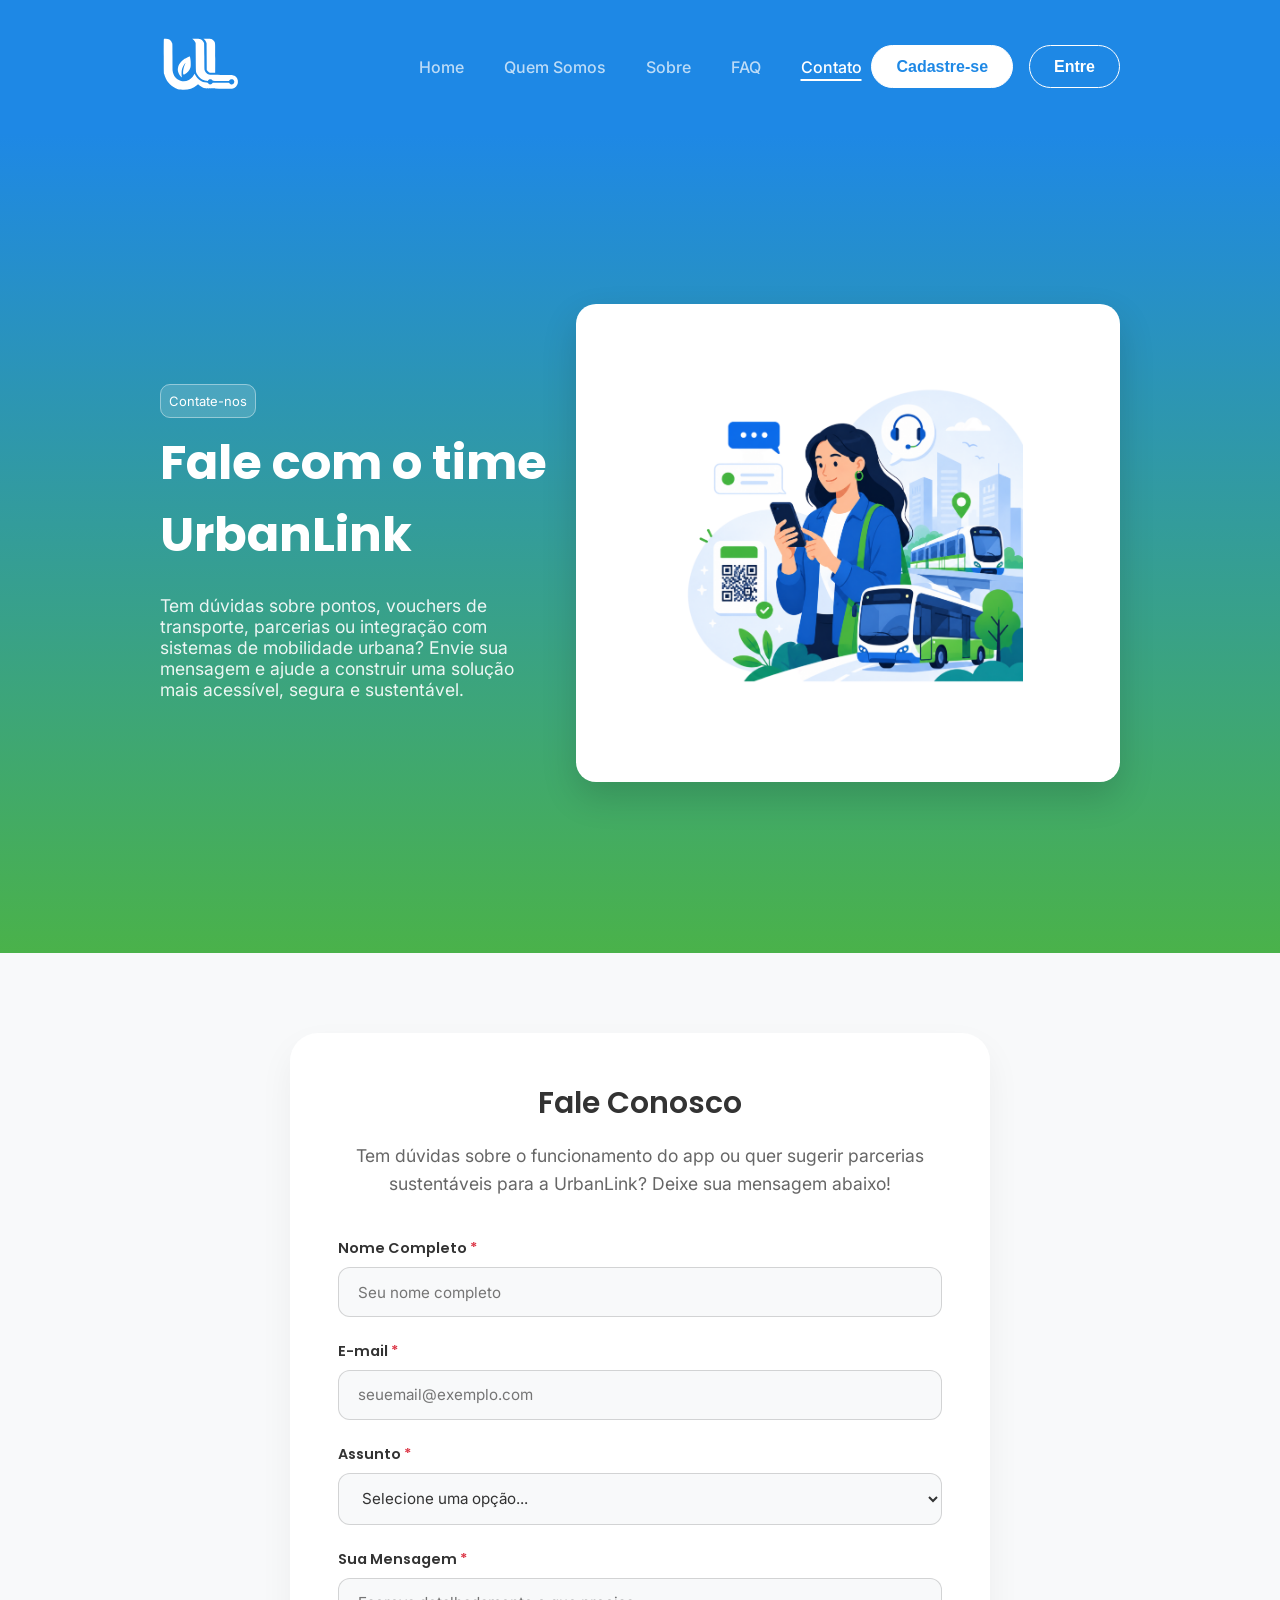
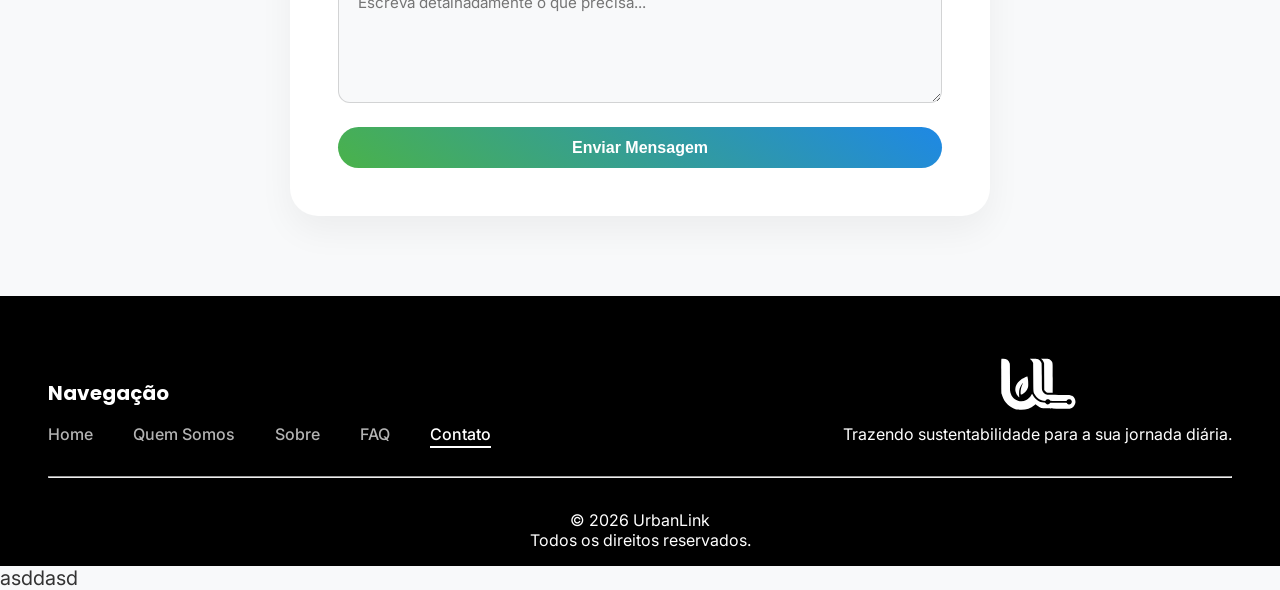
<file: pages/contato.html>
<!DOCTYPE html>
<html lang="pt-br">

<head>
  <meta charset="UTF-8" />
  <meta name="viewport" content="width=device-width, initial-scale=1.0" />
  <link rel="icon" type="image/x-icon" href="assets/logo_UrbanLink_branca.svg" />

  <!-- Estilos padrao -->
  <link rel="stylesheet" href="../css/styles.css" />

  <!-- Estilos pagina contato.html -->
  <link rel="stylesheet" href="../css/contato.css" />

  <!-- Google fonts: Poppins e Montserrat -->
  <link rel="preconnect" href="https://fonts.googleapis.com" />
  <link rel="preconnect" href="https://fonts.gstatic.com" crossorigin />
  <link
    href="https://fonts.googleapis.com/css2?family=Inter:ital,opsz,wght@0,14..32,100..900;1,14..32,100..900&family=Poppins:ital,wght@0,100;0,200;0,300;0,400;0,500;0,600;0,700;0,800;0,900;1,100;1,200;1,300;1,400;1,500;1,600;1,700;1,800;1,900&display=swap"
    rel="stylesheet" />

  <title>UrbanLink</title>
</head>

<body>
  <nav>
    <a class="logo" href="../index.html">
      <img src="../assets/logo_UrbanLink_branca.svg" alt="logo da UrbanLink" />
    </a>

    <button class="menu-hamburguer" id="menu-hamburguer" aria-label="Abrir menu">
      ☰
    </button>

    <ul class="nav-links" id="nav-links">
      <li><a href="../index.html">Home</a></li>
      <li><a href="quemSomos.html">Quem Somos</a></li>
      <li><a href="sobre.html">Sobre</a></li>
      <li><a href="faq.html">FAQ</a></li>
      <li><a href="contato.html" id="active_link">Contato</a></li>
    </ul>

    <div class="nav-buttons">
      <button class="btn-branco">Cadastre-se</button>
      <button class="btn-vazado">Entre</button>
    </div>
  </nav>

  <header>
    <div class="texto-header">
      <div class="mb-1">
        <span class="caixa-destacada">Contate-nos</span>
      </div>
      <h1>Fale com o time UrbanLink</h1>

      <p>
        Tem dúvidas sobre pontos, vouchers de transporte, parcerias ou integração
        com sistemas de mobilidade urbana? Envie sua mensagem e ajude a construir
        uma solução mais acessível, segura e sustentável.
      </p>
    </div>
    <div class="logo-header">
      <img src="../assets/contato-page-banner.png" alt="Logo grande da UrbanLink" />
    </div>
  </header>

  <main class="contato-main">
    <section class="contato-section">
      <div class="contato-intro">
        <h1>Fale Conosco</h1>
        <p>Tem dúvidas sobre o funcionamento do app ou quer sugerir parcerias sustentáveis para a UrbanLink? Deixe sua
          mensagem abaixo!</p>
      </div>

      <div class="form-container">
        <form id="form-contato">
          <div class="form-group">
            <label for="nome">Nome Completo <span class="texto-vermelho">*</span></label>
            <input type="text" id="nome" name="nome" placeholder="Seu nome completo" required />
          </div>

          <div class="form-group">
            <label for="email">E-mail <span class="texto-vermelho">*</span></label>
            <input type="email" id="email" name="email" placeholder="seuemail@exemplo.com" required />
          </div>

          <div class="form-group">
            <label for="assunto">Assunto <span class="texto-vermelho">*</span></label>
            <select id="assunto" name="assunto" required>
              <option value="">Selecione uma opção...</option>
              <option value="duvida">Dúvidas sobre Pontuações</option>
              <option value="suporte">Suporte com Vouchers</option>
              <option value="parceria">Parcerias de Mobilidade</option>
              <option value="sugestao">Sugestões / Outros</option>
            </select>
            <span class="error-message" id="error-assunto"></span>
          </div>

          <div class="form-group">
            <label for="mensagem">Sua Mensagem <span class="texto-vermelho">*</span></label>
            <textarea id="mensagem" name="mensagem" rows="5" placeholder="Escreva detalhadamente o que precisa..."
              required></textarea>
            <span class="error-message" id="error-mensagem"></span>
          </div>

          <button type="submit" id="btn-enviar" class="btn-azul">Enviar Mensagem</button>
          <div id="form-feedback" class="feedback-box"></div>
        </form>
      </div>
    </section>
  </main>

  <footer>
    <div class="footer-container">
      <div class="footer-links">
        <h4>Navegação</h4>
        <ul class="footer-ul">
          <li><a href="../index.html">Home</a></li>
          <li><a href="quemSomos.html">Quem Somos</a></li>
          <li>
            <a href="sobre.html">Sobre</a>
          </li>
          <li><a href="faq.html">FAQ</a></li>
          <li><a href="contato.html" id="active_link_footer">Contato</a></li>
        </ul>
      </div>
      <div class="footer-info">
        <img src="../assets/logo_UrbanLink_branca.svg" alt="logo da UrbanLink" />
        <p>Trazendo sustentabilidade para a sua jornada diária.</p>
      </div>
    </div>
    <hr />
    <div class="footer-bottom">
      <p>&copy; 2026 UrbanLink</p>
      <p>Todos os direitos reservados.</p>
    </div>
  </footer>
  <script src="../js/script.js"></script>
</body>
asddasd
</html>
</file>
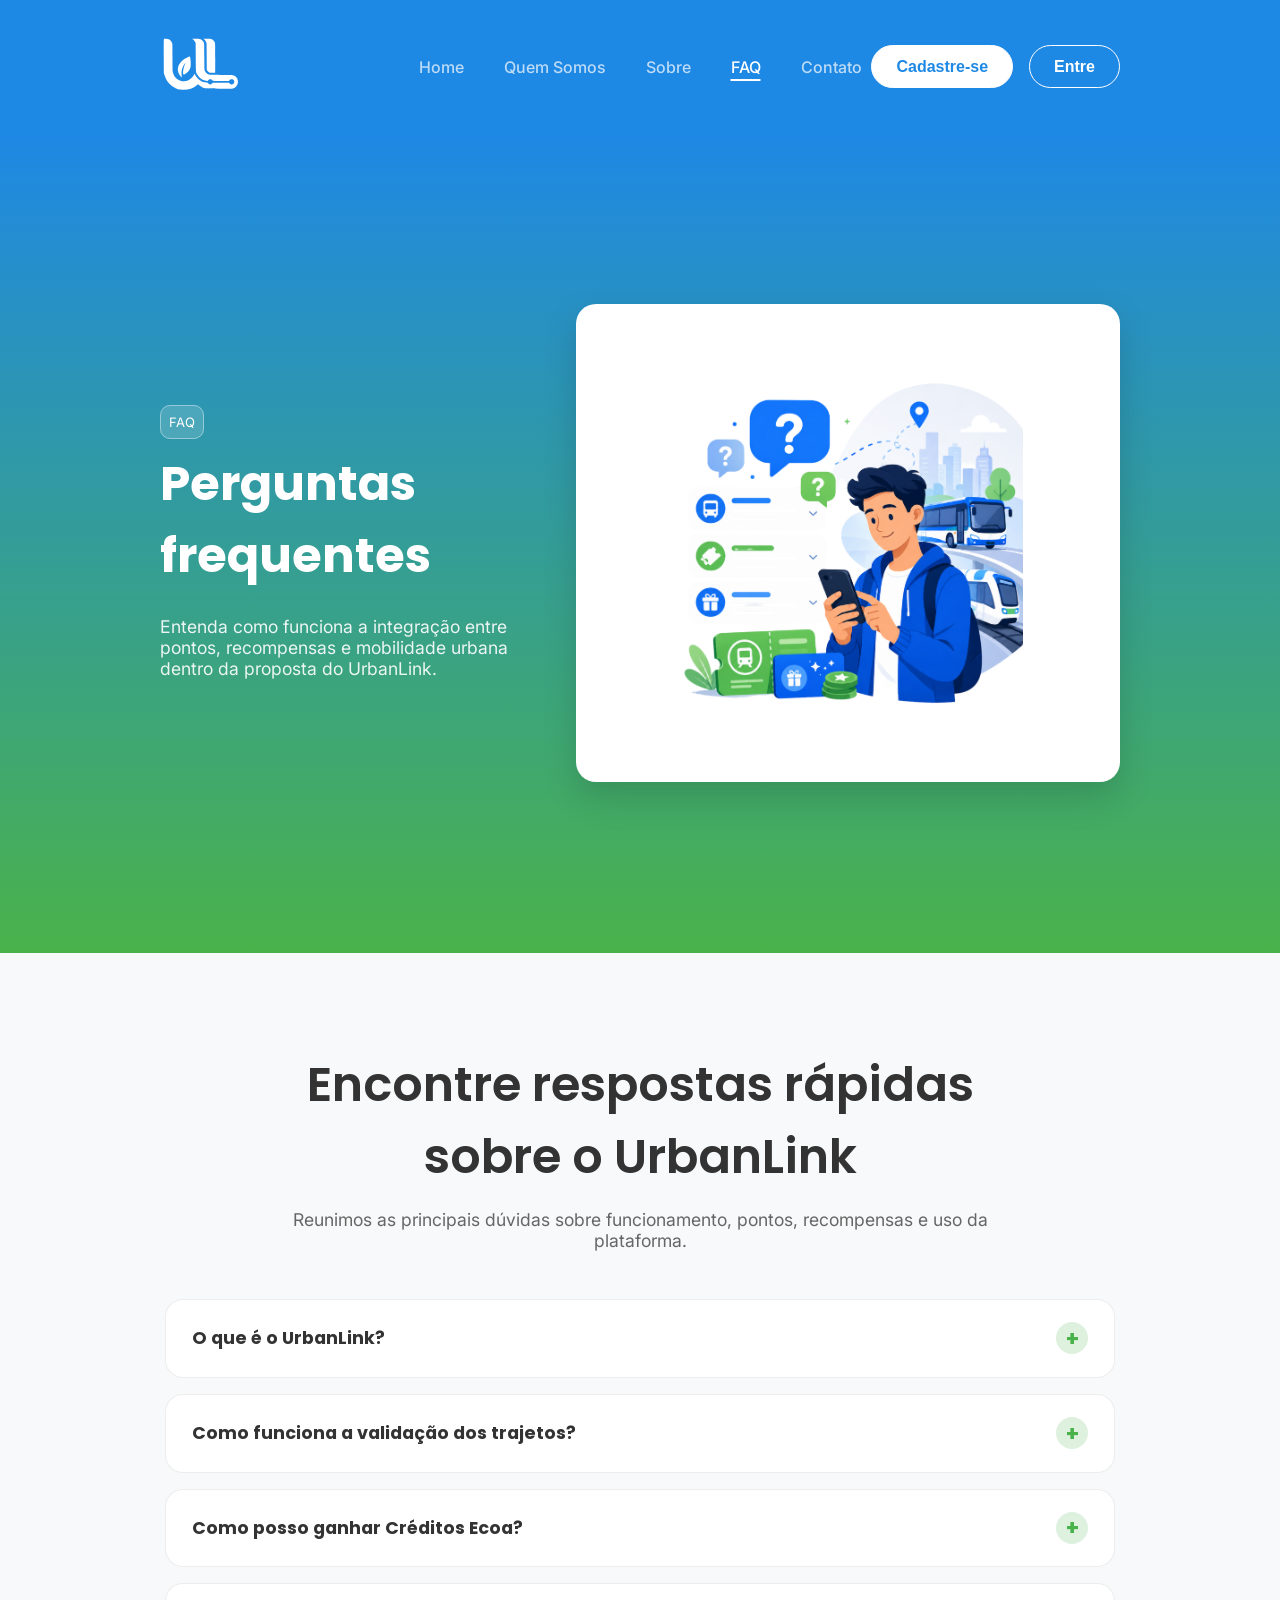
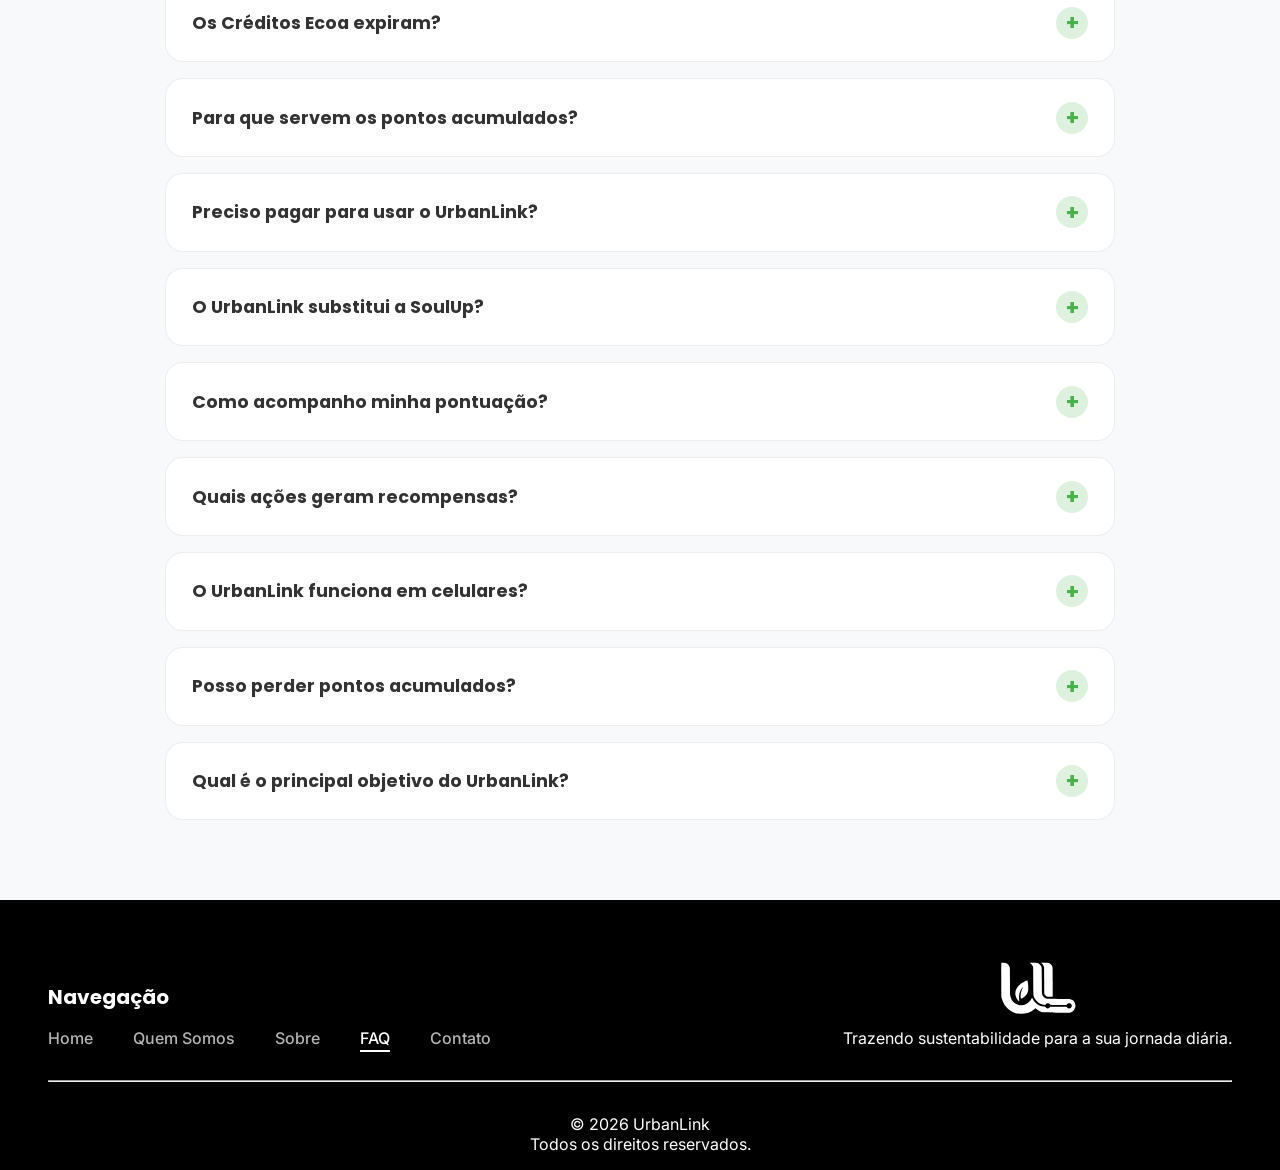
<file: pages/faq.html>
<!doctype html>
<html lang="pt-br">

<head>
  <meta charset="UTF-8" />
  <meta name="viewport" content="width=device-width, initial-scale=1.0" />

  <link rel="icon" type="image/x-icon" href="../assets/logosUrbanLink/logo_UrbanLink_branca.svg" />

  <!-- Estilos padrao -->
  <link rel="stylesheet" href="../css/styles.css" />

  <!-- Estilos pagina faq.html -->
  <link rel="stylesheet" href="../css/faq.css" />

  <!-- Google fonts -->
  <link rel="preconnect" href="https://fonts.googleapis.com" />
  <link rel="preconnect" href="https://fonts.gstatic.com" crossorigin />

  <link
    href="https://fonts.googleapis.com/css2?family=Inter:ital,opsz,wght@0,14..32,100..900;1,14..32,100..900&family=Poppins:ital,wght@0,100;0,200;0,300;0,400;0,500;0,600;0,700;0,800;0,900;1,100;1,200;1,300;1,400;1,500;1,600;1,700;1,800;1,900&display=swap"
    rel="stylesheet" />

  <title>FAQ</title>
</head>

<body>
  <nav>
    <a class="logo" href="../index.html">
      <img src="../assets/logosUrbanLink/logo_UrbanLink_branca.svg" alt="logo da UrbanLink" />
    </a>


    <button class="menu-hamburguer" id="menu-hamburguer" aria-label="Abrir menu">
      ☰
    </button>
    <ul class="nav-links" id="nav-links">
      <li><a href="../index.html">Home</a></li>
      <li><a href="quemSomos.html">Quem Somos</a></li>
      <li><a href="sobre.html">Sobre</a></li>
      <li><a href="faq.html" id="active_link">FAQ</a></li>
      <li><a href="contato.html">Contato</a></li>
    </ul>

    <div class="nav-buttons">
      <button class="btn-branco">Cadastre-se</button>
      <button class="btn-vazado">Entre</button>
    </div>
  </nav>

  <header>
    <div class="texto-header">
      <div class="mb-1">
        <span class="caixa-destacada">FAQ</span>
      </div>
      <h1>Perguntas frequentes</h1>

      <p>
        Entenda como funciona a integração entre pontos, recompensas e mobilidade
        urbana dentro da proposta do UrbanLink.
      </p>
    </div>
    <div class="logo-header">
      <img src="../assets/banners/faq-page-banner.png"
        alt="Ilustração de dúvidas frequentes sobre pontos, vouchers e transporte público" />
    </div>
  </header>

  <main>
    <section class="faq-section">
      <div class="faq-intro">
        <h2>Encontre respostas rápidas sobre o UrbanLink</h2>
        <p>
          Reunimos as principais dúvidas sobre funcionamento, pontos, recompensas
          e uso da plataforma.
        </p>
      </div>

      <div class="faq-list">
        <div class="faq-card">
          <button class="faq-question">
            O que é o UrbanLink?
            <span>+</span>
          </button>
          <div class="faq-answer">
            <p>
              O UrbanLink é o sistema responsável por integrar a SoulUp a um programa de recompensas voltado à
              mobilidade urbana sustentável.
            </p>
          </div>
        </div>

        <div class="faq-card">
          <button class="faq-question">
            Como funciona a validação dos trajetos?
            <span>+</span>
          </button>
          <div class="faq-answer">
            <p>
              O sistema combina geolocalização, registro do trajeto e regras antifraude para confirmar o uso do
              transporte público antes de liberar os Créditos Ecoa.
            </p>
          </div>
        </div>

        <div class="faq-card">
          <button class="faq-question">
            Como posso ganhar Créditos Ecoa?
            <span>+</span>
          </button>
          <div class="faq-answer">
            <p>
              Os créditos são gerados quando o usuário realiza e valida trajetos de ônibus, metrô ou trem dentro da
              proposta UrbanLink.
            </p>
          </div>
        </div>

        <div class="faq-card">
          <button class="faq-question">
            Os Créditos Ecoa expiram?
            <span>+</span>
          </button>
          <div class="faq-answer">
            <p>
              Na proposta inicial, eles permanecem disponíveis na conta do usuário, com regras futuras definidas pela
              SoulUp e pelos parceiros.
            </p>
          </div>
        </div>

        <div class="faq-card">
          <button class="faq-question">
            Para que servem os pontos acumulados?
            <span>+</span>
          </button>
          <div class="faq-answer">
            <p>
              Os pontos podem ser trocados por benefícios relacionados ao transporte público, como créditos e passagens.
            </p>
          </div>
        </div>

        <div class="faq-card">
          <button class="faq-question">
            Preciso pagar para usar o UrbanLink?
            <span>+</span>
          </button>
          <div class="faq-answer">
            <p>
              Sim. A ideia é que empresas parceiras financiem recompensas em troca de métricas ESG e impacto mensurável.
            </p>
          </div>
        </div>

        <div class="faq-card">
          <button class="faq-question">
            O UrbanLink substitui a SoulUp?
            <span>+</span>
          </button>
          <div class="faq-answer">
            <p>
              Não. Ele funciona como uma vertical integrada à SoulUp, aproveitando a base e a infraestrutura da
              plataforma.
            </p>
          </div>
        </div>

        <div class="faq-card">
          <button class="faq-question">
            Como acompanho minha pontuação?
            <span>+</span>
          </button>
          <div class="faq-answer">
            <p>
              Os usuários podem visualizar saldo, histórico de trajetos, vouchers sugeridos e impacto ambiental no
              painel da solução.
            </p>
          </div>
        </div>

        <div class="faq-card">
          <button class="faq-question">
            Quais ações geram recompensas?
            <span>+</span>
          </button>
          <div class="faq-answer">
            <p>
              A ação principal é o uso validado do transporte público. Desafios e metas sustentáveis podem ser
              adicionados em fases futuras.
            </p>
          </div>
        </div>

        <div class="faq-card">
          <button class="faq-question">
            O UrbanLink funciona em celulares?
            <span>+</span>
          </button>
          <div class="faq-answer">
            <p>
              Sim. O sistema pode ser acessado em dispositivos móveis e computadores.
            </p>
          </div>
        </div>

        <div class="faq-card">
          <button class="faq-question">
            Posso perder pontos acumulados?
            <span>+</span>
          </button>
          <div class="faq-answer">
            <p>
              Sim. Em casos de fraude ou uso indevido da plataforma, os pontos podem ser removidos.
            </p>
          </div>
        </div>

        <div class="faq-card">
          <button class="faq-question">
            Qual é o principal objetivo do UrbanLink?
            <span>+</span>
          </button>
          <div class="faq-answer">
            <p>
              Incentivar o engajamento dos usuários e promover benefícios ligados à mobilidade urbana por meio de um
              sistema
              de recompensas integrado.
            </p>
          </div>
        </div>
      </div>
    </section>
  </main>

  <footer>
    <div class="footer-container">
      <div class="footer-links">
        <h4>Navegação</h4>

        <ul class="footer-ul">
          <li><a href="../index.html">Home</a></li>
          <li><a href="quemSomos.html">Quem Somos</a></li>
          <li><a href="sobre.html">Sobre</a></li>
          <li><a href="faq.html" id="active_link_footer">FAQ</a></li>
          <li><a href="contato.html">Contato</a></li>
        </ul>
      </div>

      <div class="footer-info">
        <img src="../assets/logosUrbanLink/logo_UrbanLink_branca.svg" alt="Logo da UrbanLink" />

        <p>Trazendo sustentabilidade para a sua jornada diária.</p>
      </div>
    </div>

    <hr />

    <div class="footer-bottom">
      <p>&copy; 2026 UrbanLink</p>
      <p>Todos os direitos reservados.</p>
    </div>
  </footer>
  <script src="../js/script.js"></script>
  <script src="../js/faq.js"></script>
</body>

</html>
</file>
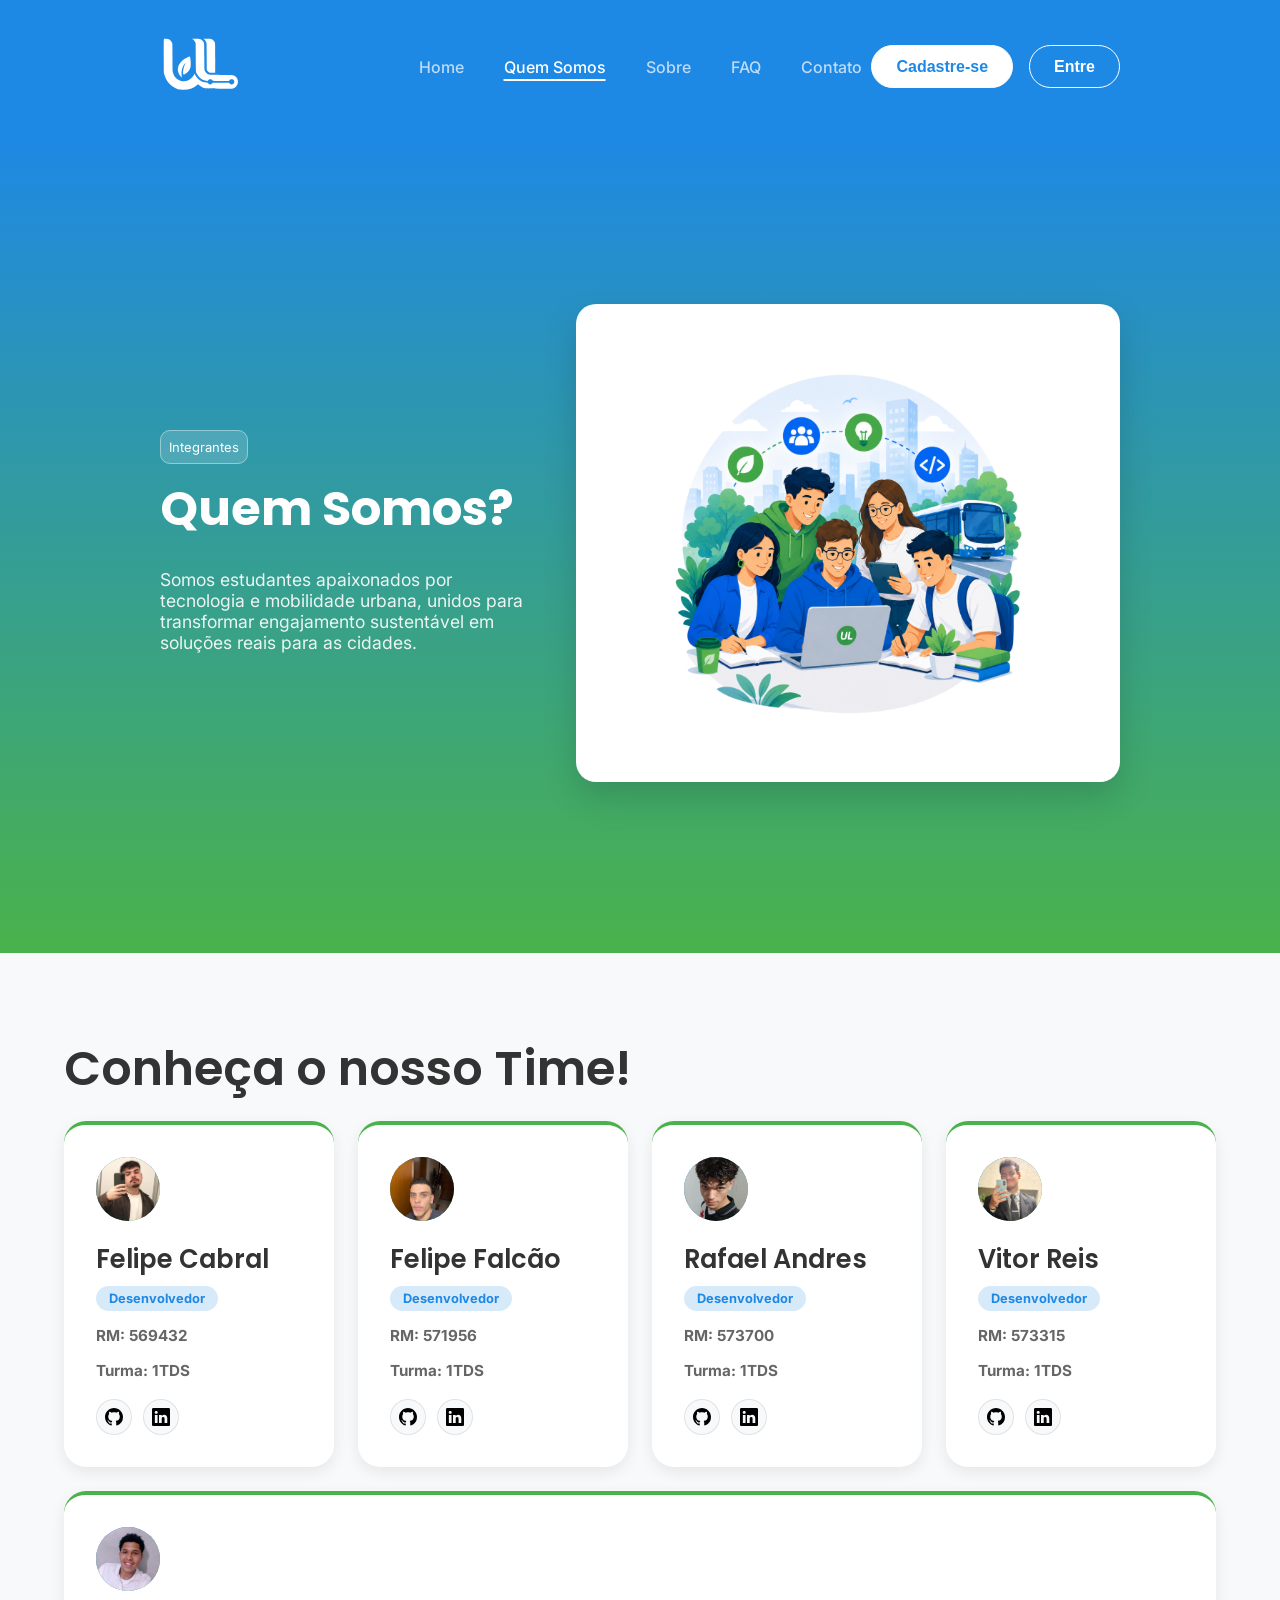
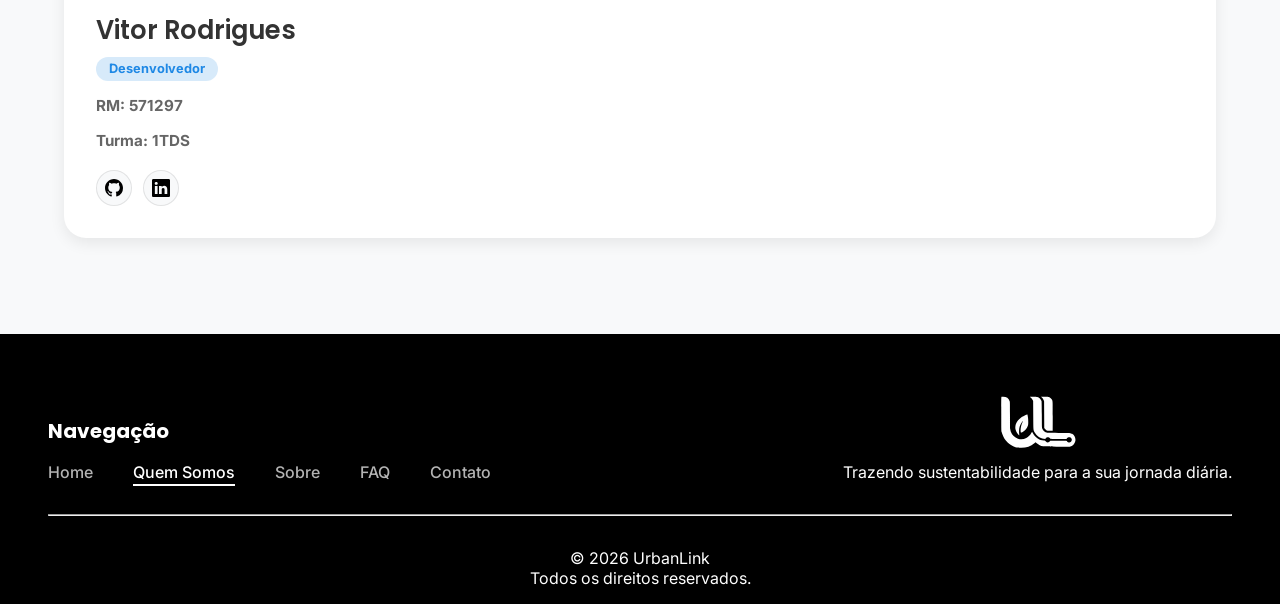
<file: pages/quemSomos.html>
<!doctype html>
<html lang="pt-br">

<head>
  <meta charset="UTF-8" />
  <meta name="viewport" content="width=device-width, initial-scale=1.0" />
  <link rel="icon" type="image/x-icon" href="../assets/logosUrbanLink/logo_UrbanLink_branca.svg" />
  <!-- Estilos padrao -->
  <link rel="stylesheet" href="../css/styles.css" />

  <!-- Estilos pagina index.html -->
  <link rel="stylesheet" href="../css/quemSomos.css" />

  <!-- Google fonts -->
  <link rel="preconnect" href="https://fonts.googleapis.com" />
  <link rel="preconnect" href="https://fonts.gstatic.com" crossorigin />
  <link
    href="https://fonts.googleapis.com/css2?family=Inter:ital,opsz,wght@0,14..32,100..900;1,14..32,100..900&family=Poppins:ital,wght@0,100;0,200;0,300;0,400;0,500;0,600;0,700;0,800;0,900;1,100;1,200;1,300;1,400;1,500;1,600;1,700;1,800;1,900&display=swap"
    rel="stylesheet" />

  <title>Urban Link - Quem Somos</title>
</head>

<body>

  <div class="gradient-wrapper">

    <nav>
      <a class="logo" href="../index.html">
        <img src="../assets/logosUrbanLink/logo_UrbanLink_branca.svg" alt="Logo da UrbanLink" />
      </a>

      <button class="menu-hamburguer" id="menu-hamburguer" aria-label="Abrir menu">
        ☰
      </button>
      <ul class="nav-links" id="nav-links">
        <li><a href="../index.html">Home</a></li>
        <li><a href="quemSomos.html" id="active_link">Quem Somos</a></li>
        <li><a href="sobre.html">Sobre</a></li>
        <li><a href="faq.html">FAQ</a></li>
        <li><a href="contato.html">Contato</a></li>
      </ul>

      <div class="nav-buttons">
        <button class="btn-branco">Cadastre-se</button>
        <button class="btn-vazado">Entre</button>
      </div>
    </nav>

    <header>
      <div class="texto-header">
        <div class="mb-1">
          <span class="caixa-destacada">Integrantes</span>
        </div>
        <h1>Quem Somos?</h1>
        <p>Somos estudantes apaixonados por tecnologia e mobilidade urbana,
          unidos para transformar engajamento sustentável em soluções reais para as cidades.</p>
      </div>
      <div class="logo-header">
        <img src="../assets/banners/quem-somos-banner.png"
          alt="Ilustração de equipe de estudantes desenvolvendo uma solução de mobilidade urbana sustentável" />
      </div>
    </header>

    <main>
      <section class="quem-somos">
        <h2>Conheça o nosso Time!</h2>

        <div class="team-cards-container">
          <article class="team-card" tabindex="0" data-nome="Felipe Cabral" data-cargo="Desenvolvedor"
            data-rm="RM: 569432" data-turma="Turma: 1TDS" data-foto="../assets/integrantes/FelipeCabral.jpg"
            data-github="https://github.com/Felipecmf"
            data-linkedin="https://www.linkedin.com/in/felipe-fernandes-126887266/">
            <div class="team-card-avatar">
              <img src="../assets/integrantes/FelipeCabral.jpg" alt="Foto de Felipe Cabral" />
            </div>

            <div class="team-card-info">
              <h3>Felipe Cabral</h3>
              <span class="team-role">Desenvolvedor</span>
              <p class="team-rm">RM: 569432</p>
              <p class="team-turma">Turma: 1TDS</p>

              <div class="team-socials">
                <a href="https://github.com/Felipecmf" target="_blank" rel="noopener noreferrer"
                  aria-label="GitHub de Felipe Cabral">
                  <img src="../assets/icons/socials/github.svg" alt="" />
                </a>

                <a href="https://www.linkedin.com/in/felipe-fernandes-126887266/" target="_blank"
                  rel="noopener noreferrer" aria-label="LinkedIn de Felipe Cabral">
                  <img src="../assets/icons/socials/linkedin.svg" alt="" />
                </a>
              </div>
            </div>
          </article>

          <article class="team-card"
            tabindex="0" data-nome="Felipe Falcão" data-cargo="Desenvolvedor" data-rm="RM: 571956"
            data-turma="Turma: 1TDS" data-foto="../assets/integrantes/FelipeFalcao.jpeg"
            data-github="https://github.com/fefalcaoo"
            data-linkedin="https://www.linkedin.com/in/felipe-falc%C3%A3o-ferreira-529714278/">
            <div class="team-card-avatar">
              <img src="../assets/integrantes/FelipeFalcao.jpeg" alt="Foto de Felipe Falcão" />
            </div>

            <div class="team-card-info">
              <h3>Felipe Falcão</h3>
              <span class="team-role">Desenvolvedor</span>
              <p class="team-rm">RM: 571956</p>
              <p class="team-turma">Turma: 1TDS</p>

              <div class="team-socials">
                <a href="https://github.com/fefalcaoo" target="_blank" rel="noopener noreferrer"
                  aria-label="GitHub de Felipe Falcão">
                  <img src="../assets/icons/socials/github.svg" alt="" />
                </a>

                <a href="https://www.linkedin.com/in/felipe-falc%C3%A3o-ferreira-529714278/" target="_blank"
                  rel="noopener noreferrer" aria-label="LinkedIn de Felipe Falcão">
                  <img src="../assets/icons/socials/linkedin.svg" alt="" />
                </a>
              </div>
            </div>
          </article>

          <article class="team-card"
            tabindex="0" data-nome="Rafael Andres" data-cargo="Desenvolvedor" data-rm="RM: 573700"
            data-turma="Turma: 1TDS" data-foto="../assets/integrantes/RafaelAndres.jpg"
            data-github="https://github.com/Andresxxyz" data-linkedin="https://www.linkedin.com/in/rafaandres/">
            <div class="team-card-avatar">
              <img src="../assets/integrantes/RafaelAndres.jpg" alt="Foto de Rafael Andres" />
            </div>

            <div class="team-card-info">
              <h3>Rafael Andres</h3>
              <span class="team-role">Desenvolvedor</span>
              <p class="team-rm">RM: 573700</p>
              <p class="team-turma">Turma: 1TDS</p>

              <div class="team-socials">
                <a href="https://github.com/Andresxxyz" target="_blank" rel="noopener noreferrer"
                  aria-label="GitHub de Rafael Andres">
                  <img src="../assets/icons/socials/github.svg" alt="" />
                </a>

                <a href="https://www.linkedin.com/in/rafaandres/" target="_blank" rel="noopener noreferrer"
                  aria-label="LinkedIn de Rafael Andres">
                  <img src="../assets/icons/socials/linkedin.svg" alt="" />
                </a>
              </div>
            </div>
          </article>

          <article class="team-card"
            tabindex="0" data-nome="Vitor Reis" data-cargo="Desenvolvedor" data-rm="RM: 573315"
            data-turma="Turma: 1TDS" data-foto="../assets/integrantes/VitorReis copy.jpg"
            data-github="https://github.com/vtrzxy" data-linkedin="https://www.linkedin.com/in/vi-reis/">
            <div class="team-card-avatar">
              <img src="../assets/integrantes/VitorReis copy.jpg" alt="Foto de Vitor Reis" />
            </div>

            <div class="team-card-info">
              <h3>Vitor Reis</h3>
              <span class="team-role">Desenvolvedor</span>
              <p class="team-rm">RM: 573315</p>
              <p class="team-turma">Turma: 1TDS</p>

              <div class="team-socials">
                <a href="https://github.com/vtrzxy" target="_blank" rel="noopener noreferrer"
                  aria-label="GitHub de Vitor Reis">
                  <img src="../assets/icons/socials/github.svg" alt="" />
                </a>

                <a href="https://www.linkedin.com/in/vi-reis/" target="_blank" rel="noopener noreferrer"
                  aria-label="LinkedIn de Vitor Reis">
                  <img src="../assets/icons/socials/linkedin.svg" alt="" />
                </a>
              </div>
            </div>
          </article>

          <article class="team-card"
            tabindex="0" data-nome="Vitor Rodrigues" data-cargo="Desenvolvedor" data-rm="RM: 571297"
            data-turma="Turma: 1TDS" data-foto="../assets/integrantes/VitorRodrigo.jpg"
            data-github="https://github.com/vitorf8"
            data-linkedin="https://www.linkedin.com/in/vitor-rodrigues-ferreira-22048a30b/">
            <div class="team-card-avatar">
              <img src="../assets/integrantes/VitorRodrigo.jpg" alt="Foto de Vitor Rodrigues" />
            </div>

            <div class="team-card-info">
              <h3>Vitor Rodrigues</h3>
              <span class="team-role">Desenvolvedor</span>
              <p class="team-rm">RM: 571297</p>
              <p class="team-turma">Turma: 1TDS</p>

              <div class="team-socials">
                <a href="https://github.com/vitorf8" target="_blank" rel="noopener noreferrer"
                  aria-label="GitHub de Vitor Rodrigues">
                  <img src="../assets/icons/socials/github.svg" alt="" />
                </a>

                <a href="https://www.linkedin.com/in/vitor-rodrigues-ferreira-22048a30b/" target="_blank"
                  rel="noopener noreferrer" aria-label="LinkedIn de Vitor Rodrigues">
                  <img src="../assets/icons/socials/linkedin.svg" alt="" />
                </a>
              </div>
            </div>
          </article>
        </div>
      </section>
    </main>
  </div>
  <footer>
    <div class="footer-container">
      <div class="footer-links">
        <h4>Navegação</h4>
        <ul class="footer-ul">
          <li><a href="../index.html">Home</a></li>
          <li><a href="quemSomos.html" id="active_link_footer">Quem Somos</a></li>
          <li><a href="sobre.html">Sobre</a></li>
          <li><a href="faq.html">FAQ</a></li>
          <li><a href="contato.html">Contato</a></li>
        </ul>
      </div>
      <div class="footer-info">
        <img src="../assets/logosUrbanLink/logo_UrbanLink_branca.svg" alt="Logo da UrbanLink" />
        <p>Trazendo sustentabilidade para a sua jornada diária.</p>
      </div>
    </div>
    <hr />
    <div class="footer-bottom">
      <p>&copy; 2026 UrbanLink</p>
      <p>Todos os direitos reservados.</p>
    </div>
  </footer>

  <div class="modal-overlay" id="modal-overlay">
    <div class="modal" role="dialog" aria-modal="true" aria-labelledby="modal-nome">
      <button class="modal-close" type="button" aria-label="Fechar modal">✕</button>

      <div class="modal-avatar" id="modal-avatar"></div>

      <div class="modal-content">
        <h2 id="modal-nome"></h2>
        <span class="team-role" id="modal-cargo"></span>
        <p class="modal-rm" id="modal-rm"></p>
        <p class="modal-turma" id="modal-turma"></p>

        <div class="team-socials modal-socials">
          <a id="modal-github" href="#" target="_blank" rel="noopener noreferrer" aria-label="GitHub do integrante">
            <img src="../assets/icons/socials/github.svg" alt="" />
          </a>

          <a id="modal-linkedin" href="#" target="_blank" rel="noopener noreferrer" aria-label="LinkedIn do integrante">
            <img src="../assets/icons/socials/linkedin.svg" alt="" />
          </a>
        </div>
      </div>
    </div>
  </div>
  <script src="../js/quemSomos.js"></script>
  <script src="../js/script.js"></script>
</body>

</html>
</file>
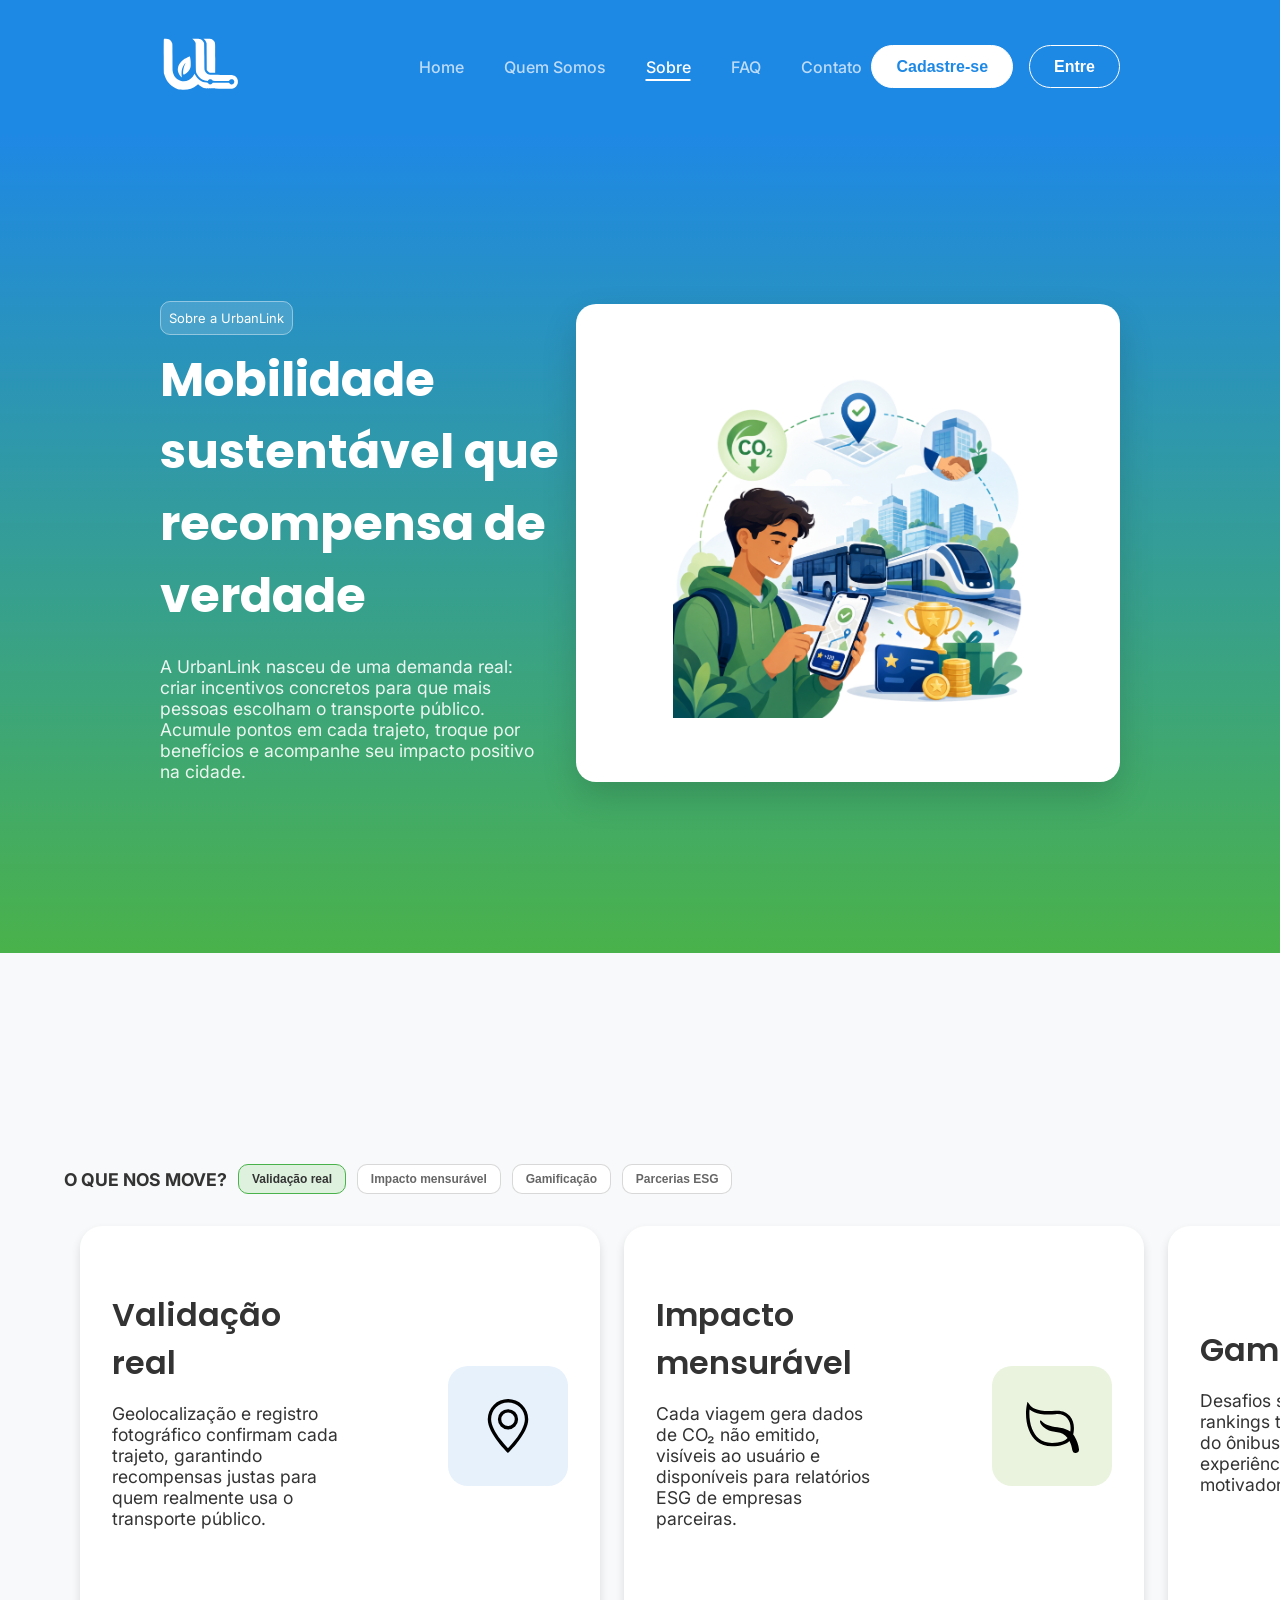
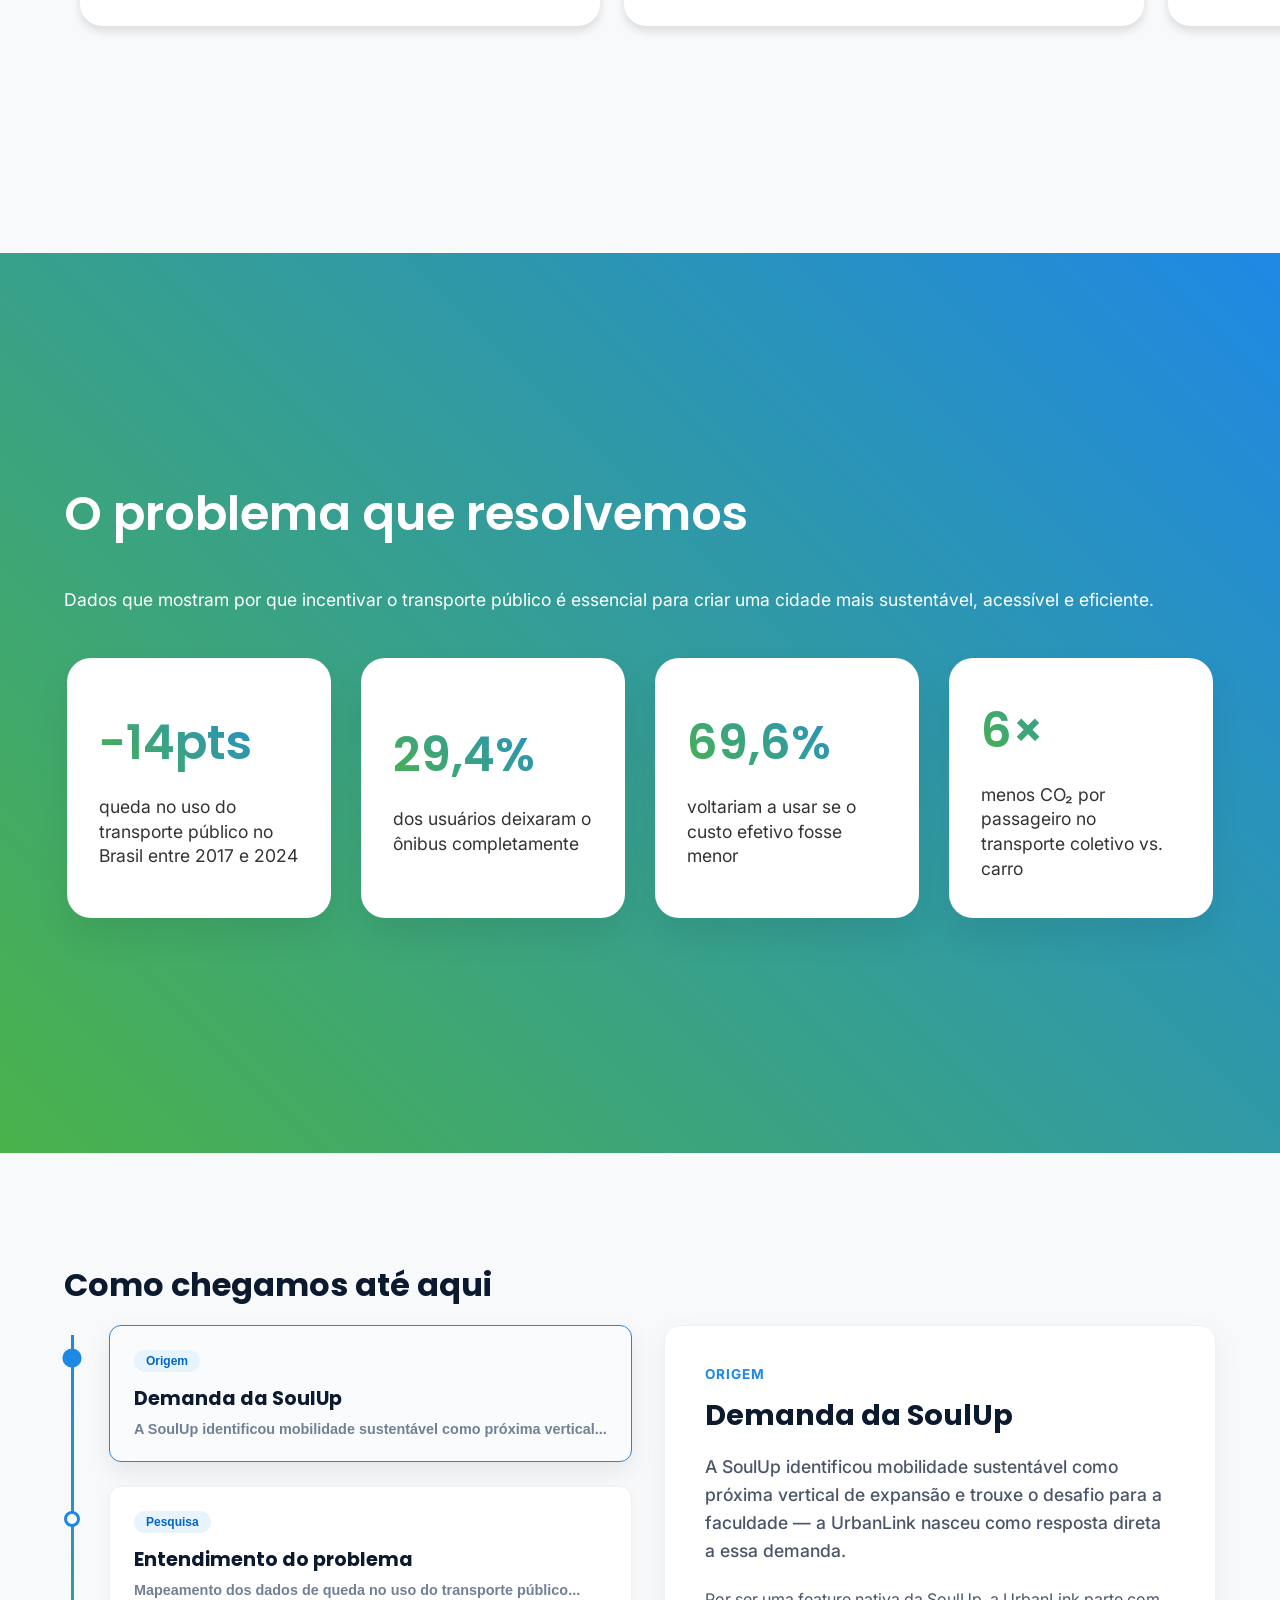
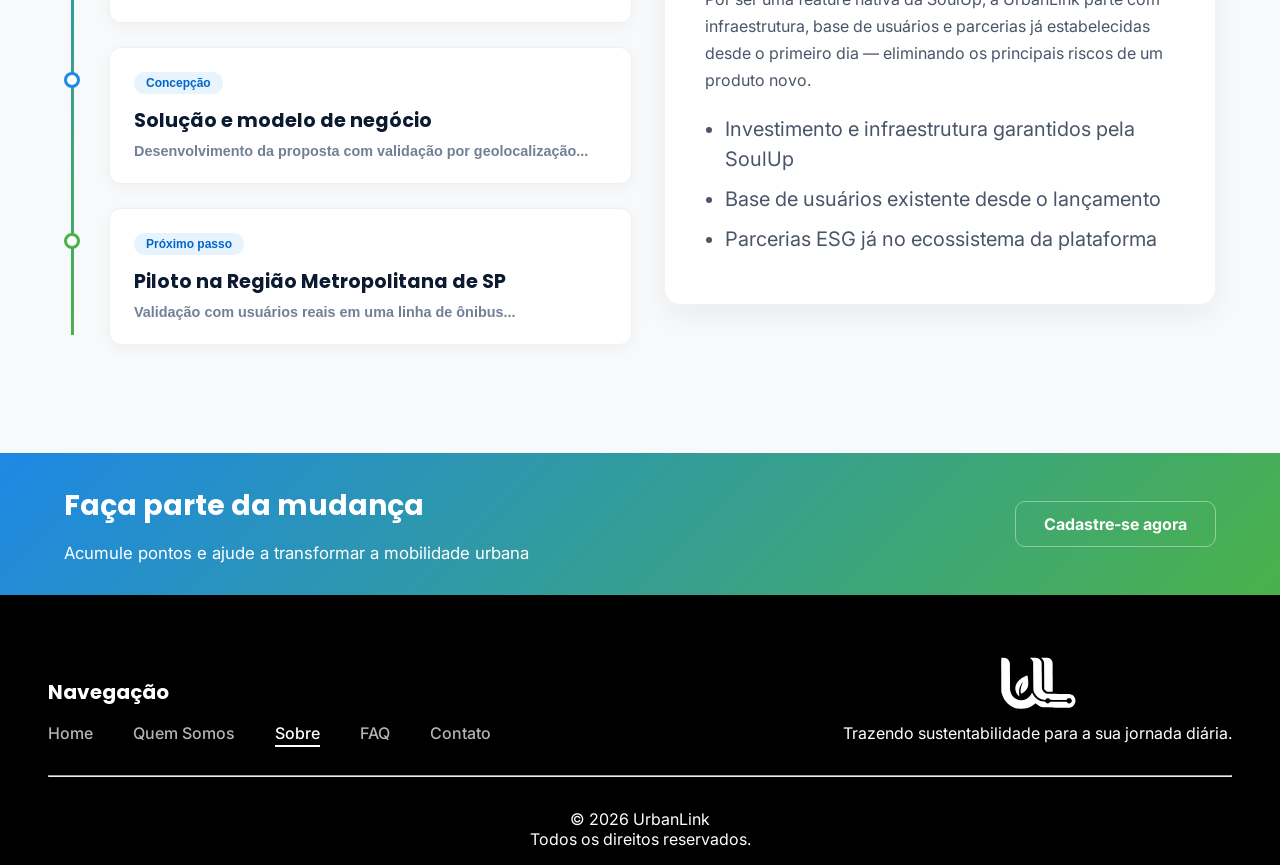
<file: pages/sobre.html>
<!doctype html>
<html lang="pt-br">
  <head>
    <meta charset="UTF-8" />
    <meta name="viewport" content="width=device-width, initial-scale=1.0" />
    <link
      rel="icon"
      type="image/x-icon"
      href="../assets/logosUrbanLink/logo_UrbanLink_branca.svg"
    />

    <!-- Estilos padrao -->
    <link rel="stylesheet" href="../css/styles.css" />

    <!-- Estilos pagina sobre.html -->
    <link rel="stylesheet" href="../css/sobre.css" />

    <!-- Google fonts: Poppins e Montserrat -->
    <link rel="preconnect" href="https://fonts.googleapis.com" />
    <link rel="preconnect" href="https://fonts.gstatic.com" crossorigin />
    <link
      href="https://fonts.googleapis.com/css2?family=Inter:ital,opsz,wght@0,14..32,100..900;1,14..32,100..900&family=Poppins:ital,wght@0,100;0,200;0,300;0,400;0,500;0,600;0,700;0,800;0,900;1,100;1,200;1,300;1,400;1,500;1,600;1,700;1,800;1,900&display=swap"
      rel="stylesheet"
    />

    <title>UrbanLink - Sobre</title>
  </head>

  <body>
    <nav>
      <a class="logo" href="../index.html">
        <img
          src="../assets/logosUrbanLink/logo_UrbanLink_branca.svg"
          alt="logo da UrbanLink"
        />
      </a>

      <button
        class="menu-hamburguer"
        id="menu-hamburguer"
        aria-label="Abrir menu"
      >
        ☰
      </button>
      <ul class="nav-links" id="nav-links">
        <li><a href="../index.html">Home</a></li>
        <li><a href="quemSomos.html">Quem Somos</a></li>
        <li><a href="sobre.html" id="active_link">Sobre</a></li>
        <li><a href="faq.html">FAQ</a></li>
        <li><a href="contato.html">Contato</a></li>
      </ul>

      <div class="nav-buttons">
        <button class="btn-branco">Cadastre-se</button>
        <button class="btn-vazado">Entre</button>
      </div>
    </nav>

    <header>
      <div class="texto-header">
        <div class="mb-1">
          <span class="caixa-destacada">Sobre a UrbanLink</span>
        </div>

        <h1>Mobilidade sustentável que recompensa de verdade</h1>
        <p>
          A UrbanLink nasceu de uma demanda real: criar incentivos concretos
          para que mais pessoas escolham o transporte público. Acumule pontos em
          cada trajeto, troque por benefícios e acompanhe seu impacto positivo
          na cidade.
        </p>
      </div>
      <div class="logo-header">
        <img
          src="../assets/banners/sobre.png"
          alt="Ilustração sobre mobilidade sustentável, recompensas digitais e transporte público"
        />
      </div>
    </header>
    <main>
      <section class="como-funciona">
        <div class="como-funciona-tabs">
          <span>O que nos move?</span>
          <button class="tab active" data-target="0">Validação real</button>
          <button class="tab" data-target="1">Impacto mensurável</button>
          <button class="tab" data-target="2">Gamificação</button>
          <button class="tab" data-target="3">Parcerias ESG</button>
        </div>

        <div class="cards-container">
          <article class="card">
            <div class="card-content">
              <h3>Validação real</h3>
              <p>
                Geolocalização e registro fotográfico confirmam cada trajeto,
                garantindo recompensas justas para quem realmente usa o
                transporte público.
              </p>
            </div>

            <div class="card-img colorCard-1">
              <img src="../assets/icons/geo-alt.svg" alt="pin-localizacao" />
            </div>
          </article>

          <article class="card">
            <div class="card-content">
              <h3>Impacto mensurável</h3>
              <p>
                Cada viagem gera dados de CO₂ não emitido, visíveis ao usuário e
                disponíveis para relatórios ESG de empresas parceiras.
              </p>
            </div>

            <div class="card-img colorCard-2">
              <img src="../assets/icons/leaf.svg" alt="folha" />
            </div>
          </article>
          <article class="card">
            <div class="card-content">
              <h3>Gamificação</h3>
              <p>
                Desafios semanais, metas e rankings transformam o uso do ônibus
                em uma experiência interativa e motivadora.
              </p>
            </div>

            <div class="card-img colorCard-3">
              <img src="../assets/icons/trophy.svg" alt="trofeu" />
            </div>
          </article>
          <article class="card">
            <div class="card-content">
              <h3>Parcerias ESG</h3>
              <p>
                Empresas financiam as recompensas e recebem métricas concretas
                de impacto ambiental — sustentabilidade que pode ser comprovada.
              </p>
            </div>

            <div class="card-img colorCard-4">
              <img src="../assets/icons/building.svg" alt="predio" />
            </div>
          </article>
        </div>
      </section>

      <section class="stats-section">
        <h2>O problema que resolvemos</h2>
        <p>
          Dados que mostram por que incentivar o transporte público é essencial
          para criar uma cidade mais sustentável, acessível e eficiente.
        </p>

        <div class="stats-grid">
          <div class="stat-card">
            <h3>-14pts</h3>
            <p>
              queda no uso do transporte público no Brasil entre 2017 e 2024
            </p>
          </div>

          <div class="stat-card">
            <h3>29,4%</h3>
            <p>dos usuários deixaram o ônibus completamente</p>
          </div>

          <div class="stat-card">
            <h3>69,6%</h3>
            <p>voltariam a usar se o custo efetivo fosse menor</p>
          </div>

          <div class="stat-card">
            <h3>6×</h3>
            <p>menos CO₂ por passageiro no transporte coletivo vs. carro</p>
          </div>
        </div>
      </section>

      <section class="timeline-section" aria-labelledby="timeline-title">
        <h2 id="timeline-title">Como chegamos até aqui</h2>

        <div class="timeline-container">
          <div class="timeline" role="tablist" aria-label="Etapas do projeto">
            <button
              class="timeline-item active"
              role="tab"
              aria-selected="true"
              aria-controls="panel-origem"
              id="tab-origem"
              data-panel="panel-origem"
            >
              <div class="timeline-badge" aria-hidden="true"></div>
              <div class="timeline-card">
                <span class="tag">Origem</span>
                <h3>Demanda da SoulUp</h3>
                <p>
                  A SoulUp identificou mobilidade sustentável como próxima
                  vertical...
                </p>
              </div>
            </button>

            <button
              class="timeline-item"
              role="tab"
              aria-selected="false"
              aria-controls="panel-pesquisa"
              id="tab-pesquisa"
              data-panel="panel-pesquisa"
            >
              <div class="timeline-badge" aria-hidden="true"></div>
              <div class="timeline-card">
                <span class="tag">Pesquisa</span>
                <h3>Entendimento do problema</h3>
                <p>
                  Mapeamento dos dados de queda no uso do transporte público...
                </p>
              </div>
            </button>

            <button
              class="timeline-item"
              role="tab"
              aria-selected="false"
              aria-controls="panel-concepcao"
              id="tab-concepcao"
              data-panel="panel-concepcao"
            >
              <div class="timeline-badge" aria-hidden="true"></div>
              <div class="timeline-card">
                <span class="tag">Concepção</span>
                <h3>Solução e modelo de negócio</h3>
                <p>
                  Desenvolvimento da proposta com validação por
                  geolocalização...
                </p>
              </div>
            </button>

            <button
              class="timeline-item"
              role="tab"
              aria-selected="false"
              aria-controls="panel-piloto"
              id="tab-piloto"
              data-panel="panel-piloto"
            >
              <div class="timeline-badge" aria-hidden="true"></div>
              <div class="timeline-card">
                <span class="tag">Próximo passo</span>
                <h3>Piloto na Região Metropolitana de SP</h3>
                <p>Validação com usuários reais em uma linha de ônibus...</p>
              </div>
            </button>
          </div>

          <div class="timeline-detail-panel">
            <article
              id="panel-origem"
              role="tabpanel"
              aria-labelledby="tab-origem"
              class="detail-content active"
            >
              <span class="detail-tag">Origem</span>
              <h2>Demanda da SoulUp</h2>
              <p class="lead">
                A SoulUp identificou mobilidade sustentável como próxima
                vertical de expansão e trouxe o desafio para a faculdade — a
                UrbanLink nasceu como resposta direta a essa demanda.
              </p>
              <p>
                Por ser uma feature nativa da SoulUp, a UrbanLink parte com
                infraestrutura, base de usuários e parcerias já estabelecidas
                desde o primeiro dia — eliminando os principais riscos de um
                produto novo.
              </p>
              <ul>
                <li>Investimento e infraestrutura garantidos pela SoulUp</li>
                <li>Base de usuários existente desde o lançamento</li>
                <li>Parcerias ESG já no ecossistema da plataforma</li>
              </ul>
            </article>

            <article
              id="panel-pesquisa"
              role="tabpanel"
              aria-labelledby="tab-pesquisa"
              class="detail-content"
            >
              <span class="detail-tag">Pesquisa</span>
              <h2>Entendimento Profundo do Problema</h2>
              <p class="lead">
                Dados coletados e análises de mercado sobre o transporte público
                no Brasil.
              </p>
              <p>
                O uso do transporte público caiu 14 pontos percentuais entre
                2017 e 2024, segundo pesquisa CNT/NTU. Cerca de 29,4% dos
                usuários abandonaram o ônibus completamente, e 69,6% voltariam a
                usá-lo se o custo efetivo fosse menor. Ao mesmo tempo, o mercado
                de fidelização cresceu 17,6% em 2024, movimentando R$ 21,9
                bilhões — provando que as pessoas respondem a incentivos.
              </p>
            </article>

            <article
              id="panel-concepcao"
              role="tabpanel"
              aria-labelledby="tab-concepcao"
              class="detail-content"
            >
              <span class="detail-tag">Concepção</span>
              <h2>Arquitetura da Solução e Modelo de Negócio</h2>
              <p class="lead">
                Validação técnica cruzando geolocalização, registro fotográfico
                e as APIs oficiais da EMTU e SPTrans.
              </p>
              <p>
                A UrbanLink valida cada trajeto combinando três camadas: foto do
                interior do veículo, geolocalização em tempo real e cruzamento
                com os horários reais das linhas via APIs externas. Trajetos
                validados geram Créditos Ecoa proporcionais à distância
                percorrida, resgatáveis em passagens, cashback e descontos em
                parceiros. A receita vem do patrocínio ESG de empresas que
                financiam as recompensas em troca de métricas concretas de
                impacto ambiental.
              </p>
            </article>

            <article
              id="panel-piloto"
              role="tabpanel"
              aria-labelledby="tab-piloto"
              class="detail-content"
            >
              <span class="detail-tag">Próximo passo</span>
              <h2>Piloto na Região Metropolitana de SP</h2>
              <p class="lead">
                Validação com usuários reais em uma linha de ônibus integrada à
                API da SPTrans, com foco em engajamento e eficácia do
                antifraude.
              </p>
              <p>
                O piloto será conduzido em uma linha específica da RMSP, com um
                grupo controlado de usuários da SoulUp. Os objetivos são validar
                a taxa de engajamento com o sistema de recompensas, testar a
                eficácia do antifraude em condições reais e medir o interesse de
                empresas parceiras no modelo de patrocínio ESG antes de escalar
                para outras linhas e cidades.
              </p>
            </article>
          </div>
        </div>
      </section>

      <aside aria-labelledby="cta-title">
        <div class="cta-container">
          <div class="cta-text-content">
            <h2 id="cta-title">Faça parte da mudança</h2>
            <p>Acumule pontos e ajude a transformar a mobilidade urbana</p>
          </div>
          <a href="#cadastro" class="cta-button">Cadastre-se agora</a>
        </div>
      </aside>
    </main>

    <footer>
      <div class="footer-container">
        <div class="footer-links">
          <h4>Navegação</h4>
          <ul class="footer-ul">
            <li><a href="../index.html">Home</a></li>
            <li><a href="quemSomos.html">Quem Somos</a></li>
            <li>
              <a href="sobre.html" id="active_link_footer">Sobre</a>
            </li>
            <li><a href="faq.html">FAQ</a></li>
            <li><a href="contato.html">Contato</a></li>
          </ul>
        </div>
        <div class="footer-info">
          <img
            src="../assets/logosUrbanLink/logo_UrbanLink_branca.svg"
            alt="Logo da UrbanLink"
          />
          <p>Trazendo sustentabilidade para a sua jornada diária.</p>
        </div>
      </div>
      <hr />
      <div class="footer-bottom">
        <p>&copy; 2026 UrbanLink</p>
        <p>Todos os direitos reservados.</p>
      </div>
    </footer>

    <script src="../js/tabCardMenu.js"></script>
    <script src="../js/sobre.js"></script>
    <script src="../js/script.js"></script>
  </body>
</html>
</file>
<file: css/styles.css>
/* RESET BÁSICO */
* {
    margin: 0;
    padding: 0;
    box-sizing: border-box;
    -webkit-tap-highlight-color: transparent;
}


html,
body {
    width: 100%;
    min-height: 100vh;
}

/* VARIÁVEIS DE TEMA (:root) */
:root {
    /* Paleta de Cores Primárias */
    --color-green-light: #8cc63f;
    --color-green-primary: #4ab24a;
    --color-blue-primary: #1e88e5;
    --color-blue-dark: #1565c0;

    /* Cores de Fundo */
    --color-bg-main: #f8f9fa;
    /* Fundo geral da página */
    --color-bg-card: #ffffff;
    /* Fundo para cards */
    --color-bg-dark: #121212;
    --color-card-soft: #eef8e6;
    /* Fundo para footer */

    /* Cores de Texto */
    --color-text-main: #333333;
    /* Texto principal */
    --color-text-muted: #666666;
    /* Texto secundário */
    --color-text-light: #ffffff;
    /* Texto sobre fundos escuros */

    /* Cores de Feedback / Ações */
    --color-success: #28a745;
    --color-warning: #ffc107;
    --color-danger: #dc3545;

    /* Tipografia */
    --font-text: 'Inter', sans-serif;
    /* Para parágrafos e textos gerais */
    --font-title: 'Poppins', sans-serif;
    /* Para títulos e destaques */
    --font-size-base: 20px;
    --font-size-title: 3rem;
    --font-size-subtitle: 1.1rem;
    --font-size-title-card: 2rem;
}

body {
    /* Aplicando a fonte Inter no site inteiro por padrão */
    font-family: var(--font-text);
    font-size: var(--font-size-base);
    color: var(--color-text-main);
    background-color: var(--color-bg-main);
}

h1,
h2,
h3,
h4,
h5,
h6 {
    /* aplicando a fonte Poppins somente nos títulos */
    font-family: var(--font-title);
    color: var(--color-text-main);
    font-weight: 600;
    margin-bottom: 1rem;
}

/* padding dos sections, header, etc */
header,
section {
    padding: 4rem 10rem;
}

/* Navbar */
nav {
    display: flex;
    justify-content: space-between;
    align-items: center;
    padding: 1.5rem 10rem;
    width: 100%;
    background-color: var(--color-blue-primary);
    position: relative;
}

/* logo na navbar */
.logo img {
    height: auto;
    max-height: 80px;
}

/* links de navegacao entre paginas */
.nav-links {
    display: flex;
    list-style: none;
    gap: 2.5rem;
    position: absolute;
    left: 50%;
    transform: translateX(-50%);
    top: 50%;
    transform: translate(-50%, -50%);
    font-weight: 500;
    font-size: 16px;
}

.nav-links a {
    text-decoration: none;
    color: var(--color-text-light);
    transition: 0.3s ease;
    opacity: 0.7;
}

a:hover {
    opacity: 1;
}

#active_link {
    text-decoration: underline;
    text-decoration-color: var(--color-text-light);
    text-decoration-thickness: 2px;
    text-underline-offset: 6px;
    opacity: 1;
}

/* botoes navbar */
.nav-buttons {
    display: flex;
    gap: 1rem;
}

button {
    padding: 0.7rem 1.5rem;
    border-radius: 50px;
    font-size: 1rem;
    font-weight: bold;
    cursor: pointer;
    transition: 0.3s ease
}

.btn-branco {
    background-color: var(--color-text-light);
    color: var(--color-blue-primary);
    border: 1px solid var(--color-text-light);
}

.btn-branco:hover {
    opacity: 0.9;
    transform: translateY(-1px);
}

.btn-azul {
    background-color: var(--color-blue-primary);
    color: var(--color-text-light);
    border: 1px solid var(--color-blue-primary);
}

.btn-azul:hover {
    opacity: 0.9;
    transform: translateY(-1px);
}

.btn-vazado {
    background-color: transparent;
    color: var(--color-text-light);
    border: 1px solid var(--color-text-light);
}

.btn-vazado:hover {
    background-color: var(--color-text-light);
    color: var(--color-blue-primary);
    transform: translateY(-1px);
}

.menu-hamburguer {
    display: none;
    background-color: transparent;
    border: none;
    color: var(--color-text-light);
    font-size: 2rem;
    padding: 0;
}

/* header */
header {
    display: flex;
    align-items: center;
    justify-content: space-between;
    background: linear-gradient(180deg, var(--color-blue-primary), var(--color-green-primary));
    min-height: calc(100vh - 80px);

}

.texto-header {
    flex: 1;
    color: var(--color-text-light);
}


.texto-header h1 {
    font-size: var(--font-size-title);
    margin-bottom: 1.5rem;
    color: var(--color-text-light);
    font-weight: bold;
}

.texto-header p {
    font-size: var(--font-size-subtitle);
    opacity: 0.9;
    max-width: 90%;
}

.logo-header {
    flex: 1;
    display: flex;
    justify-content: center;
    align-items: center;
    background-color: var(--color-bg-card);
    padding: 4rem;
    border-radius: 20px;
    box-shadow: 0 15px 35px rgba(0, 0, 0, 0.15);
}

.logo-header img {
    width: 100%;
    max-width: 350px;
    height: auto;
}

/* footer */

footer {
    background-color: #000;
    color: var(--color-text-light);
    padding: 3rem 3rem 1rem;
}

.footer-container {
    display: flex;
    justify-content: space-between;
    align-items: end;
}

.footer-links h4 {
    color: var(--color-text-light);
    font-weight: bold;
}

.footer-ul {
    display: flex;
    list-style: none;
    gap: 2.5rem;
    font-weight: 500;
    font-size: 16px;
}

.footer-ul a {

    text-decoration: none;
    color: var(--color-text-light);
    transition: 0.3s ease;
    opacity: 0.7;

}

.footer-ul a:hover {
    opacity: 1;
}

#active_link_footer {
    text-decoration: underline;
    text-decoration-color: var(--color-text-light);
    text-decoration-thickness: 2px;
    text-underline-offset: 6px;
    opacity: 1;
}

.footer-info {
    display: flex;
    flex-direction: column;
    font-size: 16px;
}

.footer-info img {
    max-height: 80px;
}

footer hr {
    margin: 2rem 0;
}

.footer-bottom {
    text-align: center;
    font-size: 16px;
}

.caixa-destacada {
    background-color: rgba(255, 255, 255, 0.15);
    padding: 0.5rem;
    font-size: small;
    border-radius: 10px;
    border-color: rgba(255, 255, 255, 0.4);
    border-style: solid;
    border-width: 1px;
}

.mb-1 {
    margin-bottom: 1rem;
}

.texto-vermelho {
    color: var(--color-danger);
}

/* Componente compartilhado: tabs e cards em carrossel */
.como-funciona {
    --card-min-width: 800px;
    --card-min-height: 500px;
    --card-img-box-size: 9rem;
    --card-img-size: 4.2rem;
    display: flex;
    flex-direction: column;
    justify-content: center;
    min-height: 100vh;
    padding: 5rem 0 5rem 10rem;
    overflow: hidden;
    background-color: var(--color-bg-main);
}

.como-funciona-tabs {
    display: flex;
    align-items: center;
    gap: 0.7rem;
    margin-bottom: 1rem;
    flex-wrap: wrap;
}

.como-funciona-tabs span {
    font-size: var(--font-size-subtitle);
    font-weight: bold;
    text-transform: uppercase;
    color: var(--color-text-main);
}

.tab {
    border: 1px solid #00000027;
    background-color: var(--color-bg-card);
    color: var(--color-text-muted);
    padding: 0.45rem 0.8rem;
    border-radius: 10px;
    font-size: 0.75rem;
}

.tab.active {
    background-color: color-mix(in srgb, var(--color-green-primary) 18%, white);
    border-color: var(--color-green-primary);
    color: var(--color-text-main);
}

.cards-container {
    display: flex;
    gap: 1.5rem;
    overflow-x: auto;
    padding: 1rem 10rem 1rem 1rem;
    scroll-behavior: smooth;
}

.cards-container::-webkit-scrollbar {
    display: none;
}

.card {
    min-height: var(--card-min-height);
    min-width: var(--card-min-width);
    border-radius: 22px;
    padding: 2rem;
    display: flex;
    justify-content: space-between;
    align-items: center;
    gap: 2rem;
    overflow: hidden;
    background-color: var(--color-bg-card);
    box-shadow: 0 5px 10px rgba(0, 0, 0, 0.12);
}

.card-content {
    width: 50%;
}

.card h3 {
    font-size: var(--font-size-title-card);
    margin-bottom: 1rem;
    color: var(--color-text-main);
}

.card p {
    font-size: var(--font-size-subtitle);
    color: var(--color-text-main);
    margin-bottom: 2rem;
}

.card-links {
    display: flex;
    flex-direction: column;
    gap: 0.4rem;
}

.card-links a {
    display: flex;
    justify-content: space-between;
    align-items: center;
    width: 100%;
    padding: 0.75rem 0;
    border-top: 1px solid #00000027;
    color: var(--color-text-main);
    font-size: 0.85rem;
    font-weight: bold;
    text-decoration: none;
    transition: 0.3s ease;
}

.card-links a::after {
    content: "→";
    font-size: 1rem;
}

.card-links a:hover {
    padding-left: 0.4rem;
    opacity: 0.75;
}

.card-img {
    width: var(--card-img-box-size);
    height: var(--card-img-box-size);
    flex-shrink: 0;
    padding: 0;
    border-radius: 20px;
    display: flex;
    align-items: center;
    justify-content: center;
}

.card-img img {
    width: var(--card-img-size);
    height: var(--card-img-size);
    object-fit: contain;
    filter: brightness(0);
}

.colorCard-1 {
    background-color: #E6F1FB;
}

.colorCard-2 {
    background-color: #EAF3DE;
}

.colorCard-3 {
    background-color: #E1F5EE;
}

.colorCard-4 {
    background-color: #FAEEDA;
}

.colorCard-5 {
    background-color: #E9E6FB;
}


/* RESPONSIVIDADE GERAL */

/* Notebook menor */
@media (max-width: 1200px) {
    :root {
        --font-size-base: 18px;
        --font-size-title: 2.4rem;
        --font-size-title-card: 1.8rem;
    }

    header,
    section {
        padding: 4rem 4rem;
    }

    nav {
        padding: 1.5rem 4rem;
    }

    .nav-links {
        gap: 1.5rem;
        font-size: 14px;
    }

    .logo img {
        max-height: 65px;
    }

    .nav-buttons {
        gap: 0.5rem;
    }

    button {
        padding: 0.65rem 1.1rem;
        font-size: 0.9rem;
    }

    .logo-header {
        padding: 3rem;
    }

    .logo-header img {
        max-width: 300px;
    }
}

/* Tablet */
@media (max-width: 900px) {
    :root {
        --font-size-base: 17px;
        --font-size-title: 2.2rem;
        --font-size-subtitle: 1rem;
        --font-size-title-card: 1.7rem;
    }

    nav {
        padding: 1.2rem 2rem;
        justify-content: space-between;
    }

    .nav-links {
        position: relative;
        left: 0;
        transform: translateX(0);
        top: 0;
        transform: translate(0);
        font-weight: 500;
        font-size: 16px;
    }

    .nav-buttons {
        display: none;
    }

    header {
        flex-direction: column;
        text-align: center;
        gap: 2.5rem;
        min-height: auto;
        padding: 4rem 2rem;
    }

    .texto-header p {
        max-width: 100%;
    }

    .logo-header {
        width: 100%;
        max-width: 480px;
        padding: 2.5rem;
    }

    .footer-container {
        flex-direction: column;
        align-items: flex-start;
        gap: 2rem;
    }

    .footer-ul {
        flex-wrap: wrap;
        gap: 1.2rem;
    }
}

/* Celular */
@media (max-width: 600px) {
    :root {
        --font-size-base: 16px;
        --font-size-title: 2rem;
        --font-size-subtitle: 1rem;
        --font-size-title-card: 1.6rem;
    }

    header,
    section {
        padding: 3rem 1.5rem;
    }

    nav {
        padding: 1rem 1.5rem;
    }

    .logo img {
        max-height: 50px;
    }

    .menu-hamburguer {
        display: block;
    }

    /* Transicao do menu mobile ao abrir e fechar */
    .nav-links {
        display: flex;
        position: absolute;
        top: 100%;
        left: 0;
        transform: none;
        width: 100%;
        background-color: var(--color-blue-primary);
        flex-direction: column;
        align-items: center;
        gap: 1.2rem;
        z-index: 10;

        max-height: 0;
        opacity: 0;
        overflow: hidden;
        padding: 0;

        transition: max-height 0.35s ease, opacity 0.25s ease, padding 0.3s ease;
    }

    .nav-links.active {
        max-height: 320px;
        opacity: 1;
        padding: 1.5rem 0;
    }

    .texto-header h1 {
        line-height: 1.15;
    }

    .logo-header {
        padding: 2rem;
    }

    .logo-header img {
        max-width: 240px;
    }

    footer {
        padding: 3rem 1.5rem 1rem;
    }

    .footer-ul {
        flex-direction: column;
        gap: 0.8rem;
    }

    .footer-info {
        margin: 0 auto;
        text-align: center;
    }

    .footer-info img {
        max-height: 60px;
    }
}
</file>
<file: css/contato.css>
.contato-main {
    background-color: var(--color-bg-main);
    min-height: calc(100vh - 160px);
    display: flex;
    justify-content: center;
    align-items: center;
    padding: 5rem 10rem;
}

.contato-section {
    background-color: var(--color-bg-card);
    width: 100%;
    max-width: 700px;
    padding: 3rem;
    border-radius: 28px;
    box-shadow: 0 15px 35px rgba(0, 0, 0, 0.05);
}

.contato-intro {
    text-align: center;
    margin-bottom: 2.5rem;
}

.contato-intro h2 {
    font-family: "Poppins", sans-serif;
    color: var(--color-text-main);
    font-size: var(--font-size-title);
    margin-bottom: 1rem;
}

.contato-intro p {
    font-family: "Inter", sans-serif;
    color: var(--color-text-muted);
    font-size: var(--font-size-subtitle);
    line-height: 1.6;
}

.form-group {
    display: flex;
    flex-direction: column;
    margin-bottom: 1.5rem;
}

.form-group label {
    font-family: "Poppins", sans-serif;
    font-weight: 600;
    font-size: 0.9rem;
    color: var(--color-text-main);
    margin-bottom: 0.5rem;
}

.form-group input,
.form-group select,
.form-group textarea {
    font-family: "Inter", sans-serif;
    padding: 0.9rem 1.2rem;
    border: 1px solid #00000027;
    border-radius: 12px;
    font-size: 0.95rem;
    color: var(--color-text-main);
    background-color: var(--color-bg-main);
    transition: all 0.3s ease;
    width: 100%;
}

.form-group input:focus,
.form-group select:focus,
.form-group textarea:focus {
    outline: none;
    border-color: var(--color-blue-primary);
    box-shadow: 0 0 0 4px rgba(30, 136, 229, 0.15);
    background-color: var(--color-bg-card);
}

#btn-enviar {
    width: 100%;
    background: linear-gradient(-145deg, var(--color-blue-primary), var(--color-green-primary));
    border: none;
}

#nome-message,
#email-message,
#assunto-message,
#mensagem-message {
    color: var(--color-danger);
    margin-top: 0.45rem;
}

#nome-message,
#email-message,
#assunto-message,
#mensagem-message,
.feedback-box {
    text-align: center;
    font-size: 1rem;
}

.feedback-box {
    margin-top: 1rem;
    padding: 0.9rem 1rem;
    border-radius: 12px;
    display: none;
}

.feedback-success {
    display: block;
    color: var(--color-success);
    background-color: color-mix(in srgb, var(--color-success) 12%, white);
}

.feedback-error {
    display: block;
    color: var(--color-danger);
    background-color: color-mix(in srgb, var(--color-danger) 12%, white);
}

/* RESPONSIVIDADE CONTATO */

/* Notebook menor */
@media (max-width: 1200px) {
    .contato-main {
        padding: 5rem 4rem;
    }

    .contato-section {
        max-width: 680px;
    }
}

/* Tablet */
@media (max-width: 900px) {
    .contato-main {
        min-height: auto;
        padding: 4rem 2rem;
        align-items: flex-start;
    }

    .contato-section {
        max-width: 100%;
        padding: 2.5rem;
    }

    .contato-intro {
        margin-bottom: 2rem;
    }

    .contato-intro h2 {
        font-size: var(--font-size-title);
    }
}

/* Celular */
@media (max-width: 600px) {
    .contato-main {
        padding: 3rem 1.5rem;
    }

    .contato-section {
        padding: 1.5rem;
        border-radius: 20px;
    }

    .contato-intro {
        text-align: left;
        margin-bottom: 2rem;
    }

    .contato-intro h2 {
        font-size: 1.8rem;
        line-height: 1.2;
    }

    .contato-intro p {
        font-size: 1rem;
        line-height: 1.5;
    }

    .form-group {
        margin-bottom: 1.2rem;
    }

    .form-group label {
        font-size: 0.85rem;
    }

    .form-group input,
    .form-group select,
    .form-group textarea {
        padding: 0.8rem 1rem;
        font-size: 0.9rem;
        border-radius: 10px;
    }

    #btn-enviar {
        padding: 0.85rem 1rem;
        font-size: 0.95rem;
    }

    .feedback-box {
        font-size: 0.9rem;
        padding: 0.9rem;
    }
}
</file>
<file: css/faq.css>
.faq-section {
    background-color: var(--color-bg-main);
    padding: 5rem 10rem;
}

.faq-intro {
    text-align: center;
    max-width: 760px;
    margin: 0 auto 3rem;
}

.faq-intro h2 {
    font-size: var(--font-size-title);
    margin-top: 1rem;
    margin-bottom: 1rem;
}

.faq-intro p {
    color: var(--color-text-muted);
    font-size: var(--font-size-subtitle);
}

.faq-list {
    max-width: 950px;
    margin: 0 auto;
    display: flex;
    flex-direction: column;
    gap: 1rem;
}

.faq-card {
    background-color: var(--color-bg-card);
    border-radius: 18px;
    border: 1px solid #00000012;
    overflow: hidden;
    transition: 0.3s ease;
}

.faq-card:hover {
    transform: translateY(-2px);
    box-shadow: 0 18px 35px -28px rgba(0, 0, 0, 0.35);
}

.faq-question {
    width: 100%;
    border: none;
    background-color: var(--color-bg-card);
    color: var(--color-text-main);
    padding: 1.4rem 1.6rem;
    display: flex;
    justify-content: space-between;
    align-items: center;
    text-align: left;
    font-family: var(--font-title);
    font-size: 1.1rem;
    font-weight: bold;
    cursor: pointer;
}

.faq-question span {
    width: 32px;
    height: 32px;
    border-radius: 50%;
    background-color: color-mix(in srgb, var(--color-green-primary) 18%, white);
    color: var(--color-green-primary);
    display: flex;
    align-items: center;
    justify-content: center;
    font-size: 1.3rem;
    transition: 0.3s ease;
}

.faq-answer {
    max-height: 0;
    overflow: hidden;
    transition: 0.3s ease;
}

.faq-answer p {
    padding: 0 1.6rem 1.4rem;
    color: var(--color-text-muted);
    font-size: 1rem;
    line-height: 1.6;
}

.faq-card.active .faq-answer {
    max-height: 200px;
}

.faq-card.active .faq-question span {
    background-color: var(--color-green-primary);
    color: var(--color-text-light);
}

/* RESPONSIVIDADE FAQ */

/* Notebook menor */
@media (max-width: 1200px) {
    .faq-section {
        padding: 5rem 4rem;
    }

    .faq-list {
        max-width: 850px;
    }
}

/* Tablet */
@media (max-width: 900px) {
    .faq-section {
        padding: 4rem 2rem;
    }

    .faq-intro {
        margin-bottom: 2.5rem;
    }

    .faq-intro h2 {
        font-size: var(--font-size-title);
    }

    .faq-list {
        max-width: 100%;
    }

    .faq-question {
        padding: 1.2rem 1.4rem;
        font-size: 1rem;
    }

    .faq-answer p {
        padding: 0 1.4rem 1.2rem;
    }
}

/* Celular */
@media (max-width: 600px) {
    .faq-section {
        padding: 3rem 1.5rem;
    }

    .faq-intro {
        text-align: left;
        margin-bottom: 2rem;
    }

    .faq-intro h2 {
        font-size: 1.8rem;
        line-height: 1.2;
    }

    .faq-intro p {
        font-size: 1rem;
    }

    .faq-list {
        gap: 0.8rem;
    }

    .faq-card {
        border-radius: 14px;
    }

    .faq-question {
        padding: 1rem;
        font-size: 0.95rem;
        gap: 1rem;
    }

    .faq-question span {
        width: 28px;
        height: 28px;
        font-size: 1.1rem;
        flex-shrink: 0;
    }

    .faq-answer p {
        padding: 0 1rem 1rem;
        font-size: 0.95rem;
        line-height: 1.5;
    }

    .faq-card.active .faq-answer {
        max-height: 260px;
    }
}
</file>
<file: css/quemSomos.css>
.quem-somos {
    padding: 5rem 10rem;
    padding-bottom: 7rem;
    min-height: 100vh;
    display: flex;
    flex-direction: column;
    justify-content: center;
}

.quem-somos h2 {
    font-size: var(--font-size-title);
    margin-bottom: 1rem;
    color: var(--color-text-main);
}

.team-cards-container {
    display: flex;
    gap: 1.5rem;
    flex-wrap: wrap;
}

.team-card {
    flex: 1;
    min-width: 180px;
    background-color: var(--color-bg-card);
    border-radius: 22px;
    padding: 2rem;
    display: flex;
    flex-direction: column;
    gap: 1.2rem;
    box-shadow: 0 5px 15px rgba(0, 0, 0, 0.08);
    transition: transform 0.3s ease, box-shadow 0.3s ease;
    border-top: 4px solid var(--color-green-primary);
}

.team-card:hover {
    transform: translateY(-6px);
    box-shadow: 0 15px 35px rgba(74, 178, 74, 0.18);
    cursor: pointer;
}

.team-card-avatar {
    width: 64px;
    height: 64px;
    border-radius: 50%;
    background: linear-gradient(135deg, var(--color-blue-primary), var(--color-green-primary));
    display: flex;
    align-items: center;
    justify-content: center;
    color: var(--color-text-light);
    font-family: var(--font-title);
    font-size: 1.4rem;
    font-weight: 700;
}

.team-card-info h3 {
    font-size: 2rem;
    margin-bottom: 0.3rem;
    color: var(--color-text-main);
}

.team-role {
    display: inline-block;
    background-color: color-mix(in srgb, var(--color-blue-primary) 18%, white);
    color: var(--color-blue-primary);
    padding: 0.3rem 0.8rem;
    border-radius: 50px;
    font-size: 0.8rem;
    font-weight: bold;
    margin-bottom: 0.8rem;
}

.team-card-info p {
    font-size: 0.95rem;
    color: var(--color-text-muted);
    line-height: 1.6;
}

.team-card-avatar img {
    width: 100%;
    height: 100%;
    object-fit: cover;
    border-radius: 50%;
}

.team-socials {
    display: flex;
    gap: 0.7rem;
    margin-top: 1rem;
}

.team-socials a {
    width: 36px;
    height: 36px;
    border-radius: 50%;
    background-color: var(--color-bg-main);
    border: 1px solid #00000018;
    display: flex;
    align-items: center;
    justify-content: center;
    transition: 0.3s ease;
}

.team-socials a:hover {
    background-color: var(--color-blue-primary);
    transform: translateY(-2px);
}

.team-socials img {
    width: 18px;
    height: 18px;
}

.team-socials a:hover img {
    filter: brightness(0) invert(1);
}

.team-rm,
.team-turma,
.modal-rm,
.modal-turma {
    font-size: 0.9rem;
    font-weight: bold;
    color: var(--color-blue-primary);
    margin-bottom: 0.7rem;
}

.team-turma,
.modal-turma {
    color: var(--color-text-muted);
}

.modal-socials {
    justify-content: center;
    margin-top: 1.2rem;
}


.modal-overlay {
    position: fixed;
    inset: 0;
    background: rgba(0, 0, 0, 0.5);
    display: flex;
    align-items: center;
    justify-content: center;
    z-index: 1000;
    opacity: 0;
    visibility: hidden;
    transition: opacity 0.3s ease, visibility 0.3s ease;
}

.modal-overlay.ativo {
    opacity: 1;
    visibility: visible;
}

.modal {
    background: var(--color-bg-card);
    border-radius: 24px;
    padding: 2.5rem;
    width: 90%;
    max-width: 480px;
    display: flex;
    flex-direction: column;
    align-items: center;
    gap: 1.2rem;
    text-align: center;
    position: relative;
    transform: scale(0.85) translateY(30px);
    transition: transform 0.35s ease;
}

.modal-overlay.ativo .modal {
    transform: scale(1) translateY(0);
}

.modal-close {
    position: absolute;
    top: 1rem;
    right: 1rem;
    background: var(--color-bg-main);
    border: none;
    border-radius: 50%;
    width: 36px;
    height: 36px;
    font-size: 1rem;
    cursor: pointer;
    display: flex;
    align-items: center;
    justify-content: center;
    transition: background 0.2s ease;
    padding: 0;
}

.modal-close:hover {
    background: #e0e0e0;
}

.modal-avatar {
    width: 110px;
    height: 110px;
    border-radius: 50%;
    background: linear-gradient(135deg, var(--color-blue-primary), var(--color-green-primary));
    display: flex;
    align-items: center;
    justify-content: center;
    color: white;
    font-family: var(--font-title);
    font-size: 2rem;
    font-weight: 700;
    overflow: hidden;
}

.modal-avatar img {
    width: 100%;
    height: 100%;
    object-fit: cover;
}

.modal-content h2 {
    font-size: 1.8rem;
    color: var(--color-text-main);
    margin: 0;
}

.modal-content p {
    font-size: 1rem;
    color: var(--color-text-muted);
    line-height: 1.7;
    margin: 0;
}

/* RESPONSIVIDADE QUEM SOMOS */

/* Notebook menor */
@media (max-width: 1500px) {
    .quem-somos {
        padding: 5rem 4rem 6rem;
    }

    .team-card {
        min-width: 220px;
    }

    .team-card-info h3 {
        font-size: 1.6rem;
    }
}

/* Tablet */
@media (max-width: 900px) {
    .quem-somos {
        min-height: auto;
        padding: 4rem 2rem 5rem;
    }

    .quem-somos h2 {
        text-align: center;
        margin-bottom: 2rem;
    }

    .team-cards-container {
        justify-content: center;
    }

    .team-card {
        flex: 0 0 calc(50% - 0.75rem);
        min-width: 0;
    }

    .team-card-info h3 {
        font-size: 1.4rem;
    }

    .modal {
        max-width: 430px;
        padding: 2rem;
    }
}

/* Celular */
@media (max-width: 600px) {
    .quem-somos {
        padding: 3rem 1.5rem 4rem;
    }

    .quem-somos h2 {
        font-size: 2rem;
        text-align: left;
        margin-bottom: 1.5rem;
    }

    .team-cards-container {
        flex-direction: column;
        gap: 1rem;
    }

    .team-card {
        width: 100%;
        flex: none;
        padding: 1.5rem;
        border-radius: 18px;
    }

    .team-card-avatar {
        width: 56px;
        height: 56px;
    }

    .team-card-info h3 {
        font-size: 1.3rem;
    }

    .team-role {
        font-size: 0.75rem;
        padding: 0.25rem 0.7rem;
    }

    .team-card-info p {
        font-size: 0.9rem;
    }

    .modal {
        width: calc(100% - 2rem);
        padding: 2rem 1.5rem;
        border-radius: 20px;
    }

    .modal-avatar {
        width: 90px;
        height: 90px;
    }

    .modal-content h2 {
        font-size: 1.5rem;
    }

    .modal-content p {
        font-size: 0.95rem;
    }

    .modal-close {
        width: 32px;
        height: 32px;
        font-size: 0.9rem;
    }
}
</file>
<file: css/sobre.css>
.como-funciona {
    --card-min-width: 600px;
    --card-min-height: 400px;
    --card-img-box-size: 7.5rem;
    --card-img-size: 3.4rem;
}


/* Cards o problema que resolvemos */
.stats-section {
    min-height: 100vh;
    padding: 5rem 10rem;
    background: linear-gradient(-135deg, var(--color-blue-primary), var(--color-green-primary));

    display: flex;
    flex-direction: column;
    justify-content: center;
    gap: 3rem;
}

.stats-section h2 {
    color: var(--color-text-light);
    font-size: var(--font-size-title);
    line-height: 1.1;
    max-width: 720px;
    margin-bottom: 0;
}

.stats-section p {
    font-family: var(--font-text);
    font-size: var(--font-size-subtitle);
    color: var(--color-text-light);
}

.stats-grid {
    display: flex;
    gap: 10px;
    justify-content: space-around;
    width: 100%;
}

.stat-card {
    min-height: 260px;
    background: var(--color-bg-card);
    border-radius: 24px;
    padding: 2rem;
    display: flex;
    flex-direction: column;
    justify-content: center;
    box-shadow: 0 18px 35px rgba(0, 0, 0, 0.08);
    transition: 0.3s ease;
}

.stat-card:hover {
    transform: translateY(-8px);
    cursor: pointer;
}

.stat-card h3 {
    font-size: 3rem;
    background: linear-gradient(-135deg, var(--color-blue-primary), var(--color-green-primary));
    -webkit-background-clip: text;
    -webkit-text-fill-color: transparent;
}

.stat-card p {
    color: var(--color-text-main);
    font-size: 1.1rem;
    line-height: 1.4;
    max-width: 260px;
}

/* linha do tempo */
.timeline-section {
    min-height: 100vh;
    padding: 5rem 10rem 5rem 10rem;
    display: flex;
    flex-direction: column;
    align-items: center;
    justify-content: center;
}

.timeline-section h2#timeline-title {
    width: 100%;
    font-size: 2rem;
    font-weight: 700;
    color: #0c1a30;
}

.timeline-container {
    display: grid;
    grid-template-columns: 1fr 1fr;
    gap: 2rem;
    width: 100%;
    align-items: start;
}

.timeline {
    position: relative;
    padding-left: 45px;
}

.timeline::before {
    content: '';
    position: absolute;
    left: 7px;
    top: 10px;
    bottom: 10px;
    width: 3px;
    background: linear-gradient(var(--color-blue-primary, #0066cc), var(--color-green-primary, #28a745));
}

.timeline-item {
    background: none;
    border: none;
    padding: 0;
    margin: 0 0 24px 0;
    width: 100%;
    text-align: left;
    cursor: pointer;
    display: block;
    position: relative;
    outline: none;
    transition: transform 0.2s;
}

.timeline-item:last-child {
    margin-bottom: 0;
}

.timeline-card:hover {
    transform: translateX(4px);
}

.timeline-badge {
    position: absolute;
    left: -45px;
    top: 25px;
    width: 16px;
    height: 16px;
    border-radius: 50%;
    background-color: #ffffff;
    border: 3px solid var(--color-blue-primary, #0066cc);
    z-index: 1;
    transition: all 0.3s ease;
}

.timeline-item:last-child .timeline-badge {
    border-color: var(--color-green-primary, #28a745);
}

.timeline-card {
    background-color: #ffffff;
    border-radius: 12px;
    padding: 24px;
    box-shadow: 0 4px 15px rgba(0, 0, 0, 0.04);
    border: 1px solid #f0f0f0;
    transition: 0.3s;
}

.timeline-card h3 {
    font-size: 1.2rem;
    color: #0c1a30;
    margin-bottom: 8px;
    font-weight: 700;
}

.timeline-card p {
    font-size: 0.9rem;
    color: #718096;
    white-space: nowrap;
    overflow: hidden;
    text-overflow: ellipsis;
}

.tag {
    display: inline-flex;
    align-items: center;
    background-color: #e8f4fd;
    color: #0066cc;
    font-size: 0.75rem;
    font-weight: 600;
    padding: 4px 12px;
    border-radius: 20px;
    margin-bottom: 12px;
}

.timeline-item.active .timeline-card {
    box-shadow: 0 10px 25px rgba(0, 0, 0, 0.08);
    border-color: var(--color-blue-primary, #0066cc);
    background-color: #fafbfc;
}

.timeline-item.active .timeline-badge {
    background-color: var(--color-blue-primary, #0066cc);
    scale: 1.2;
}

.timeline-item:last-child.active .timeline-badge {
    background-color: var(--color-green-primary, #28a745);
}

.timeline-detail-panel {
    background-color: #ffffff;
    border-radius: 16px;
    padding: 40px;
    box-shadow: 0 10px 30px rgba(0, 0, 0, 0.06);
    border: 1px solid #eef2f5;
    position: sticky;
    top: 40px;
    min-height: 400px;
}

.detail-content {
    display: none;
    animation: fadeIn 0.4s ease forwards;
}

.detail-content.active {
    display: block;
}

.detail-tag {
    color: var(--color-blue-primary, #0066cc);
    font-weight: 700;
    text-transform: uppercase;
    font-size: 0.85rem;
    letter-spacing: 1px;
    display: block;
    margin-bottom: 12px;
}

.detail-content h2 {
    font-size: 1.8rem;
    color: #0c1a30;
    margin-bottom: 16px;
    font-weight: 700;
}

.detail-content .lead {
    font-size: 1.1rem;
    color: #4a5568;
    font-weight: 500;
    line-height: 1.6;
    margin-bottom: 20px;
}

.detail-content p {
    font-size: 1rem;
    color: #4a5568;
    line-height: 1.7;
    margin-bottom: 20px;
}

.detail-content ul {
    padding-left: 20px;
    color: #4a5568;
}

.detail-content li {
    margin-bottom: 10px;
    line-height: 1.5;
}

@keyframes fadeIn {
    from {
        opacity: 0;
        transform: translateY(10px);
    }

    to {
        opacity: 1;
        transform: translateY(0);
    }
}

/* sessao Call to Action (CTA Final) */
.cta-container {
    background: linear-gradient(135deg, var(--color-blue-primary, #0066cc), var(--color-green-primary, #28a745));
    width: 100%;
    padding: 2rem 10rem 2rem 10rem;
    display: flex;
    justify-content: space-between;
    align-items: center;
}

.cta-text-content {
    color: #ffffff;
}

.cta-text-content h2 {
    color: white;
    font-size: 1.75rem;
    font-weight: 700;
}

.cta-text-content p {
    font-size: 1.05rem;
}

.cta-button {
    display: inline-block;
    color: #ffffff;
    text-decoration: none;
    font-size: 1rem;
    font-weight: 700;
    padding: 12px 28px;
    border: 1px solid rgba(255, 255, 255, 0.4);
    border-radius: 10px;
    transition: 0.2s;
}

.cta-button:hover {
    background-color: rgba(255, 255, 255, 0.1);
    border-color: #ffffff;
    transform: translateY(-2px);
}

.cta-button:active {
    transform: translateY(0);
}

/* RESPONSIVIDADE SOBRE */

/* Notebook menor */
@media (max-width: 1300px) {
    .como-funciona {
        padding: 5rem 0 5rem 4rem;
    }

    .cards-container {
        padding-right: 4rem;
    }

    .card {
        min-width: 520px;
    }

    .stats-section {
        padding: 5rem 4rem;
    }

    .stats-grid {
        gap: 1.5rem;
    }

    .stat-card {
        width: 23%;
    }

    .timeline-section {
        padding: 5rem 4rem;
    }

    .cta-container {
        padding: 2rem 4rem;
    }
}

/* Tablet */
@media (max-width: 1168px) {
    .como-funciona {
        min-height: auto;
        padding: 4rem 0 4rem 2rem;
    }

    .como-funciona-tabs {
        padding-right: 2rem;
        flex-wrap: wrap;
    }

    .cards-container {
        padding: 1rem 2rem 1rem 0;
    }

    .card {
        min-width: 85vw;
        min-height: auto;
        flex-direction: column;
        align-items: flex-start;
    }

    .card-content {
        width: 100%;
    }

    .card-img {
        align-self: flex-end;
    }

    .stats-section {
        min-height: auto;
        padding: 4rem 2rem;
    }

    .stats-grid {
        display: flex;
        flex-wrap: wrap;
        gap: 1.5rem;
    }

    .stat-card {
        width: calc(50% - 0.75rem);
        min-height: 220px;
    }

    .timeline-section {
        min-height: auto;
        padding: 4rem 2rem;
        align-items: flex-start;
    }

    .timeline-container {
        grid-template-columns: 1fr;
    }

    .timeline-detail-panel {
        position: static;
        min-height: auto;
    }

    .cta-container {
        flex-direction: column;
        align-items: flex-start;
        gap: 1.5rem;
        padding: 2rem;
    }
}

/* Celular */
@media (max-width: 600px) {
    .como-funciona {
        padding: 3rem 0 3rem 1.5rem;
    }

    .como-funciona-tabs {
        gap: 0.5rem;
        padding-right: 1.5rem;
    }

    .como-funciona-tabs span {
        width: 100%;
        margin-bottom: 0.5rem;
    }

    .tab {
        font-size: 0.7rem;
        padding: 0.4rem 0.65rem;
    }

    .cards-container {
        gap: 1rem;
        padding: 1rem 1.5rem 1rem 0;
    }

    .card {
        min-width: 88vw;
        padding: 1.5rem;
        gap: 1.5rem;
    }

    .card p {
        margin-bottom: 1.5rem;
    }

    .card-img {
        --card-img-box-size: 6rem;
        --card-img-size: 2.8rem;
    }

    .stats-section {
        padding: 3rem 1.5rem;
        gap: 2rem;
    }

    .stats-section h2 {
        font-size: var(--font-size-title);
    }

    .stats-grid {
        flex-direction: column;
    }

    .stat-card {
        width: 100%;
        min-height: auto;
        padding: 1.5rem;
    }

    .stat-card h3 {
        font-size: 2.4rem;
    }

    .timeline-section {
        padding: 3rem 1.5rem;
    }

    .timeline-section h2#timeline-title {
        font-size: 1.7rem;
    }

    .timeline {
        padding-left: 30px;
    }

    .timeline::before {
        left: 6px;
    }

    .timeline-badge {
        left: -31px;
    }

    .timeline-card {
        padding: 1.2rem;
    }

    .timeline-card p {
        white-space: normal;
    }

    .timeline-detail-panel {
        padding: 1.5rem;
    }

    .detail-content h2 {
        font-size: 1.5rem;
    }

    .detail-content .lead,
    .detail-content p {
        font-size: 1rem;
    }

    .cta-container {
        padding: 2rem 1.5rem;
    }

    .cta-text-content h2 {
        font-size: 1.5rem;
    }

    .cta-button {
        width: 100%;
        text-align: center;
    }
}
</file>
